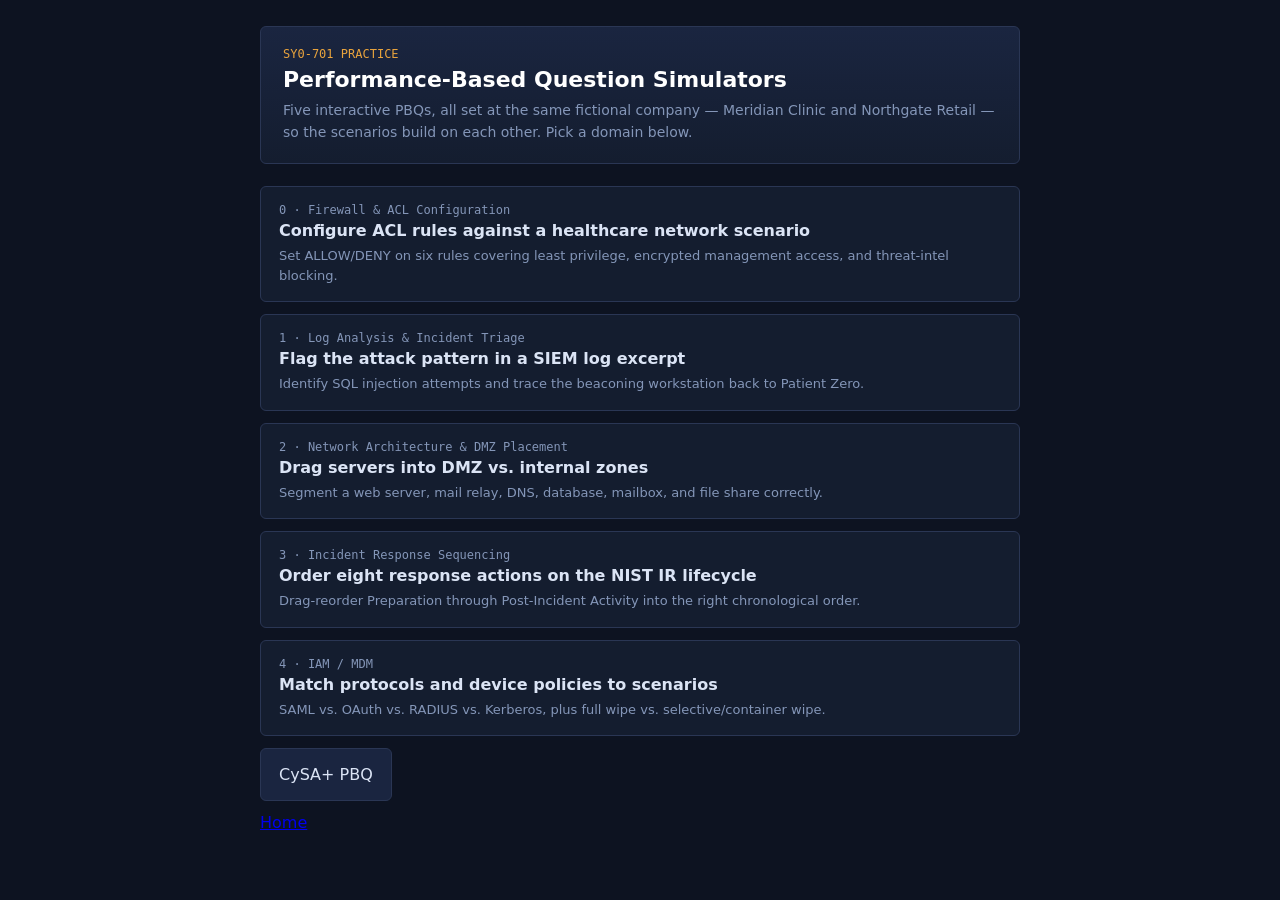
<file: index.html>
<!DOCTYPE html>
<html lang="en">
<head>
<meta charset="UTF-8">
<title>Security+ PBQ Practice — Index</title>
<style>
  :root{
    --bg:#0d1321; --panel:#141d2f; --panel-2:#1a2540; --line:#2a3654;
    --text:#dbe4f5; --muted:#8496b8; --amber:#e8a33d; --cyan:#4fc3d9;
    --mono:'Consolas','SFMono-Regular','Menlo',monospace; --sans:'Segoe UI',system-ui,sans-serif;
  }
  *{box-sizing:border-box;}
  body{margin:0;background:var(--bg);color:var(--text);font-family:var(--sans);padding:26px 16px 60px;}
  .wrap{max-width:760px;margin:0 auto;}
  .banner{border:1px solid var(--line);background:linear-gradient(180deg,var(--panel-2),var(--panel));border-radius:6px;padding:20px 22px;margin-bottom:22px;}
  .tag{font-family:var(--mono);font-size:12px;color:var(--amber);}
  h1{margin:6px 0 8px;font-size:22px;font-weight:600;color:#fff;}
  .banner p{margin:0;color:var(--muted);font-size:14px;line-height:1.55;}
  .card{
    display:block;text-decoration:none;color:var(--text);
    background:var(--panel);border:1px solid var(--line);border-radius:6px;
    padding:16px 18px;margin-bottom:12px;transition:border-color .15s;
  }
  .card:hover{border-color:var(--cyan);}
  .card .num{font-family:var(--mono);font-size:12px;color:var(--muted);}
  .card h2{margin:4px 0 6px;font-size:16px;font-weight:600;}
  .card p{margin:0;font-size:13px;color:var(--muted);line-height:1.5;}
</style>
</head>
<body>
<div class="wrap">
  <div class="banner">
    <div class="tag">SY0-701 PRACTICE</div>
    <h1>Performance-Based Question Simulators</h1>
    <p>Five interactive PBQs, all set at the same fictional company — Meridian Clinic and Northgate Retail — so the scenarios build on each other. Pick a domain below.</p>
  </div>

  <a class="card" href="security-plus-pbq.html">
    <div class="num">0 · Firewall &amp; ACL Configuration</div>
    <h2>Configure ACL rules against a healthcare network scenario</h2>
    <p>Set ALLOW/DENY on six rules covering least privilege, encrypted management access, and threat-intel blocking.</p>
  </a>

  <a class="card" href="security-plus-pbq-suite.html#log">
    <div class="num">1 · Log Analysis &amp; Incident Triage</div>
    <h2>Flag the attack pattern in a SIEM log excerpt</h2>
    <p>Identify SQL injection attempts and trace the beaconing workstation back to Patient Zero.</p>
  </a>

  <a class="card" href="security-plus-pbq-suite.html#dmz">
    <div class="num">2 · Network Architecture &amp; DMZ Placement</div>
    <h2>Drag servers into DMZ vs. internal zones</h2>
    <p>Segment a web server, mail relay, DNS, database, mailbox, and file share correctly.</p>
  </a>

  <a class="card" href="security-plus-pbq-suite.html#ir">
    <div class="num">3 · Incident Response Sequencing</div>
    <h2>Order eight response actions on the NIST IR lifecycle</h2>
    <p>Drag-reorder Preparation through Post-Incident Activity into the right chronological order.</p>
  </a>

  <a class="card" href="security-plus-pbq-suite.html#iam">
    <div class="num">4 · IAM / MDM</div>
    <h2>Match protocols and device policies to scenarios</h2>
    <p>SAML vs. OAuth vs. RADIUS vs. Kerberos, plus full wipe vs. selective/container wipe.</p>
  </a>
  <a href="cysa-pbq.html" class="cysa-btn">CySA+ PBQ</a>
  <!-- This is a navigation bar comment -->
<nav>
    <a href="index.html">Home</a>
    <link rel="stylesheet" href="style.css">
</nav>
</div>
</body>
</html>
</file>
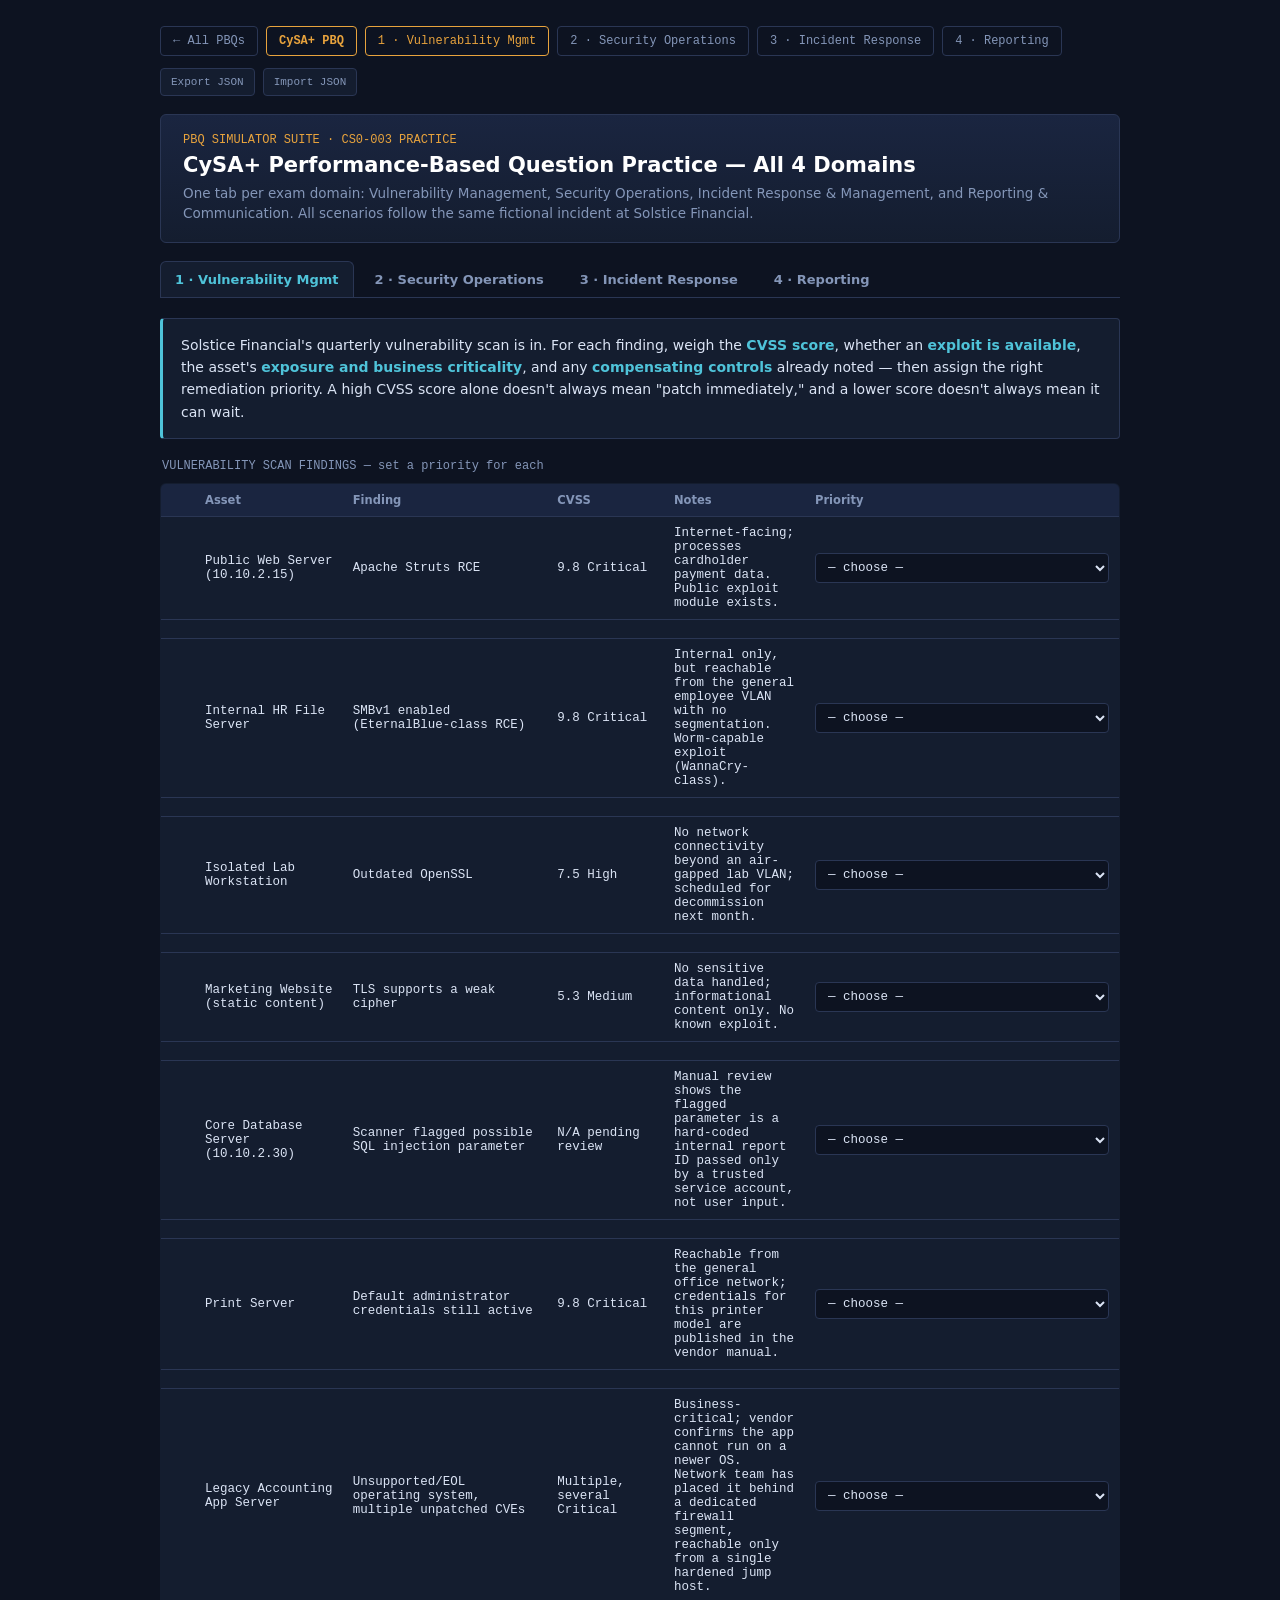
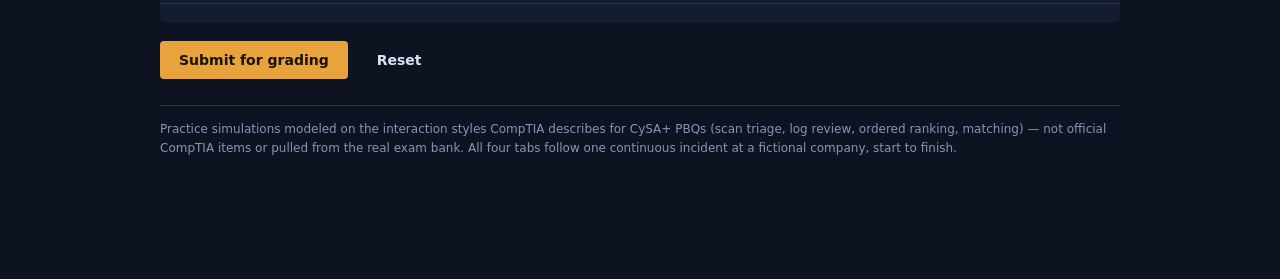
<file: cysa-pbq.html>
<!DOCTYPE html>
<html lang="en">
<head>
<meta charset="UTF-8">
<title>CySA+ PBQ Suite</title>
<style>
  :root{
    --bg:#0d1321; --panel:#141d2f; --panel-2:#1a2540; --line:#2a3654;
    --text:#dbe4f5; --muted:#8496b8; --amber:#e8a33d; --cyan:#4fc3d9;
    --ok:#4caf7d; --bad:#d9635a; --violet:#a78bda;
    --mono:'Consolas','SFMono-Regular','Menlo',monospace; --sans:'Segoe UI',system-ui,sans-serif;
  }
  *{box-sizing:border-box;}
  body{margin:0;background:var(--bg);color:var(--text);font-family:var(--sans);padding:26px 16px 60px;}
  .wrap{max-width:960px;margin:0 auto;}

  .banner{border:1px solid var(--line);background:linear-gradient(180deg,var(--panel-2),var(--panel));border-radius:6px;padding:18px 22px;margin-bottom:18px;}
  .banner .tag{font-family:var(--mono);font-size:12px;color:var(--amber);}
  .banner h1{margin:6px 0 6px;font-size:21px;font-weight:600;color:#fff;}
  .banner p{margin:0;color:var(--muted);font-size:13.5px;line-height:1.5;}

  .pbq-nav{display:flex;gap:8px;flex-wrap:wrap;margin-bottom:18px;}
  .pbq-nav a{font-family:var(--mono);font-size:12px;color:var(--muted);text-decoration:none;border:1px solid var(--line);border-radius:4px;padding:7px 12px;}
  .pbq-nav a:hover{border-color:var(--cyan);color:var(--cyan);}
  .pbq-nav a.current{color:var(--amber);border-color:var(--amber);}
  .pbq-nav a.cysa-link{color:var(--amber);border-color:var(--amber);font-weight:600;}
  .json-controls{display:flex;gap:8px;flex-wrap:wrap;margin:-6px 0 18px;}
  .json-controls button{font-family:var(--mono);font-size:11px;padding:7px 10px;border:1px solid var(--line);border-radius:4px;background:var(--panel);color:var(--muted);cursor:pointer;}
  .json-controls button:hover{border-color:var(--cyan);color:var(--cyan);}

  .tabs{display:flex;gap:6px;flex-wrap:wrap;margin-bottom:20px;border-bottom:1px solid var(--line);padding-bottom:0;}
  .tab-btn{background:transparent;border:1px solid transparent;border-bottom:none;color:var(--muted);font-family:var(--sans);font-size:13px;font-weight:600;padding:10px 14px;cursor:pointer;border-radius:6px 6px 0 0;}
  .tab-btn:hover{color:var(--text);}
  .tab-btn.active{color:var(--cyan);background:var(--panel);border-color:var(--line);}
  .panel{display:none;}
  .panel.active{display:block;}

  .scenario{background:var(--panel);border:1px solid var(--line);border-left:3px solid var(--cyan);border-radius:4px;padding:15px 18px;margin-bottom:20px;font-size:14px;line-height:1.6;}
  .scenario strong{color:var(--cyan);}
  .task-label{font-family:var(--mono);font-size:12px;color:var(--muted);margin:0 0 10px 2px;}

  table{width:100%;border-collapse:collapse;background:var(--panel);border:1px solid var(--line);border-radius:6px;overflow:hidden;margin-bottom:18px;}
  thead th{text-align:left;font-size:11.5px;font-weight:600;color:var(--muted);padding:9px 10px;border-bottom:1px solid var(--line);background:var(--panel-2);}
  tbody td{padding:9px 10px;font-family:var(--mono);font-size:12.5px;border-bottom:1px solid var(--line);vertical-align:middle;}
  tbody tr:last-child td{border-bottom:none;}
  tbody tr.graded-correct{background:rgba(76,175,125,0.08);}
  tbody tr.graded-wrong{background:rgba(217,99,90,0.10);}
  tbody tr.flag-row{cursor:pointer;}
  tbody tr.flag-row:hover{background:rgba(255,255,255,0.02);}

  select{background:var(--bg);color:var(--text);border:1px solid var(--line);border-radius:4px;padding:6px 8px;font-family:var(--mono);font-size:12.5px;min-width:110px;}
  select:focus{outline:1px solid var(--cyan);}

  .explain{display:none;font-family:var(--sans);font-size:12px;color:var(--muted);line-height:1.5;padding-top:3px;}
  tr.show-explain .explain{display:block;}
  .verdict-icon{display:inline-block;width:14px;font-family:var(--mono);font-weight:700;}
  .verdict-icon.ok{color:var(--ok);} .verdict-icon.bad{color:var(--bad);}

  .controls{display:flex;gap:10px;margin:4px 0 8px;flex-wrap:wrap;}
  button.act{font-family:var(--sans);font-size:14px;font-weight:600;padding:10px 18px;border-radius:4px;border:1px solid transparent;cursor:pointer;}
  .btn-primary{background:var(--amber);color:#1a1300;}
  .btn-primary:hover{background:#f0ae4d;}
  .btn-ghost{background:transparent;color:var(--text);border-color:var(--line);}
  .btn-ghost:hover{border-color:var(--cyan);color:var(--cyan);}

  .score-panel{display:none;border:1px solid var(--line);background:var(--panel);border-radius:6px;padding:16px 20px;margin-top:14px;}
  .score-panel.visible{display:block;}
  .score-head{display:flex;align-items:baseline;gap:10px;margin-bottom:4px;flex-wrap:wrap;}
  .score-num{font-family:var(--mono);font-size:24px;font-weight:700;}
  .score-num.pass{color:var(--ok);} .score-num.fail{color:var(--bad);}
  .score-sub{color:var(--muted);font-size:12.5px;}
  .score-msg{font-size:13.5px;color:var(--text);margin-top:6px;line-height:1.5;}

  .qblock{background:var(--panel);border:1px solid var(--line);border-radius:6px;padding:14px 16px;margin-bottom:12px;}
  .qblock .qtext{font-size:13.5px;line-height:1.55;margin-bottom:10px;}
  .qblock .qrow{display:flex;align-items:center;gap:10px;flex-wrap:wrap;}
  .radio-opt{display:inline-flex;align-items:center;gap:6px;font-family:var(--mono);font-size:12.5px;border:1px solid var(--line);border-radius:4px;padding:6px 10px;cursor:pointer;}
  .radio-opt:hover{border-color:var(--cyan);}
  .radio-opt.picked{border-color:var(--cyan);color:var(--cyan);}
  .qblock .explain{padding-top:8px;border-top:1px dashed var(--line);margin-top:10px;}

  .sortable{list-style:none;margin:0 0 16px;padding:0;background:var(--panel);border:1px solid var(--line);border-radius:6px;overflow:hidden;}
  .sortable li{display:flex;align-items:center;gap:10px;padding:11px 14px;border-bottom:1px solid var(--line);font-size:13px;cursor:grab;background:var(--panel);}
  .sortable li:last-child{border-bottom:none;}
  .sortable li.dragging{opacity:0.4;}
  .sortable li .handle{color:var(--muted);font-family:var(--mono);}
  .sortable li .step-num{font-family:var(--mono);color:var(--muted);width:18px;flex-shrink:0;}
  .sortable li .step-tag{display:none;font-size:11px;color:var(--cyan);font-family:var(--mono);margin-left:auto;flex-shrink:0;}
  .sortable li.graded-correct{border-left:3px solid var(--ok);}
  .sortable li.graded-wrong{border-left:3px solid var(--bad);}
  .sortable li.graded .step-tag{display:inline;}

  .footnote{font-size:12px;color:var(--muted);margin-top:26px;border-top:1px solid var(--line);padding-top:14px;line-height:1.6;}
</style>
</head>
<body>
<div class="wrap">

  <nav class="pbq-nav">
    <a href="index.html">← All PBQs</a>
    <a href="cysa-pbq.html#vuln" class="cysa-link">CySA+ PBQ</a>
    <a href="cysa-pbq-suite.html#vuln" class="current" data-panel-link="vuln">1 · Vulnerability Mgmt</a>
    <a href="cysa-pbq-suite.html#secops" data-panel-link="secops">2 · Security Operations</a>
    <a href="cysa-pbq-suite.html#ir" data-panel-link="ir">3 · Incident Response</a>
    <a href="cysa-pbq-suite.html#report" data-panel-link="report">4 · Reporting</a>
  </nav>

  <div class="json-controls" aria-label="CySA+ progress file controls">
    <button type="button" id="export-json">Export JSON</button>
    <button type="button" id="import-json">Import JSON</button>
    <input type="file" id="import-json-file" accept="application/json,.json" hidden>
  </div>

  <div class="banner">
    <div class="tag">PBQ SIMULATOR SUITE · CS0-003 PRACTICE</div>
    <h1>CySA+ Performance-Based Question Practice — All 4 Domains</h1>
    <p>One tab per exam domain: Vulnerability Management, Security Operations, Incident Response &amp; Management, and Reporting &amp; Communication. All scenarios follow the same fictional incident at Solstice Financial.</p>
  </div>

  <div class="tabs" id="tabs">
    <button class="tab-btn active" data-panel="vuln">1 · Vulnerability Mgmt</button>
    <button class="tab-btn" data-panel="secops">2 · Security Operations</button>
    <button class="tab-btn" data-panel="ir">3 · Incident Response</button>
    <button class="tab-btn" data-panel="report">4 · Reporting</button>
  </div>

  <!-- ============ TAB 1: VULNERABILITY MANAGEMENT ============ -->
  <div class="panel active" id="panel-vuln">
    <div class="scenario">
      Solstice Financial's quarterly vulnerability scan is in. For each finding, weigh the <strong>CVSS score</strong>, whether an <strong>exploit is available</strong>, the asset's <strong>exposure and business criticality</strong>, and any <strong>compensating controls</strong> already noted — then assign the right remediation priority. A high CVSS score alone doesn't always mean "patch immediately," and a lower score doesn't always mean it can wait.
    </div>

    <p class="task-label">VULNERABILITY SCAN FINDINGS — set a priority for each</p>
    <table id="vuln-table">
      <thead><tr><th style="width:22px"></th><th>Asset</th><th>Finding</th><th>CVSS</th><th>Notes</th><th style="width:190px">Priority</th></tr></thead>
      <tbody id="vuln-body"></tbody>
    </table>

    <div class="controls">
      <button class="act btn-primary" id="vuln-submit">Submit for grading</button>
      <button class="act btn-ghost" id="vuln-reset">Reset</button>
    </div>
    <div class="score-panel" id="vuln-score">
      <div class="score-head"><span class="score-num" id="vuln-score-num">0/0</span><span class="score-sub">correct</span></div>
      <div class="score-msg" id="vuln-score-msg"></div>
    </div>
  </div>

  <!-- ============ TAB 2: SECURITY OPERATIONS ============ -->
  <div class="panel" id="panel-secops">
    <div class="scenario">
      Solstice Financial's SIEM has surfaced unusual DNS activity from a workstation, followed by an SMB connection and remote process creation on a database host. Review the log excerpt, flag every entry that's part of the attack, then answer the questions below.
    </div>

    <p class="task-label">SIEM / EDR LOG EXCERPT — click a row to flag it</p>
    <table id="secops-table">
      <thead><tr><th style="width:22px"></th><th>Time</th><th>Source</th><th>Destination</th><th>Event</th></tr></thead>
      <tbody id="secops-body"></tbody>
    </table>

    <div class="qblock">
      <div class="qtext">What do the repeated, long encoded-subdomain DNS queries to <strong>baddomain.net</strong> indicate?</div>
      <div class="qrow" id="q-dns-opts" data-answer="tunneling"></div>
      <div class="explain" id="q-dns-explain">Long, randomized/encoded subdomains queried repeatedly against one external domain is the classic signature of DNS tunneling — data is being smuggled out inside DNS queries, a channel that's often allowed through the firewall by default.</div>
    </div>

    <div class="qblock">
      <div class="qtext">What best describes the SMB admin$ connection and remote process creation between WKS-114 and FIN-DB-02?</div>
      <div class="qrow" id="q-lateral-opts" data-answer="lateral"></div>
      <div class="explain" id="q-lateral-explain">An admin-share connection immediately followed by a remotely spawned process, between two hosts that have never talked before, is the signature of lateral movement (PsExec-style remote execution) — the attacker pivoting from the first compromised host deeper into the network.</div>
    </div>

    <div class="qblock">
      <div class="qtext">Which host is the original point of compromise, responsible for both the tunneling and the pivot?</div>
      <div class="qrow" id="q-source-opts" data-answer="WKS-114"></div>
      <div class="explain" id="q-source-explain">WKS-114 is the first host seen tunneling data out, and it's also the source of the SMB connection into FIN-DB-02 — everything else follows from that one machine.</div>
    </div>

    <div class="controls">
      <button class="act btn-primary" id="secops-submit">Submit for grading</button>
      <button class="act btn-ghost" id="secops-reset">Reset</button>
    </div>
    <div class="score-panel" id="secops-score">
      <div class="score-head"><span class="score-num" id="secops-score-num">0/0</span><span class="score-sub">points</span></div>
      <div class="score-msg" id="secops-score-msg"></div>
    </div>
  </div>

  <!-- ============ TAB 3: INCIDENT RESPONSE & MANAGEMENT ============ -->
  <div class="panel" id="panel-ir">
    <div class="scenario">
      Forensics is now involved. First, order these evidence sources by <strong>volatility</strong> — most volatile (lost first if the system stays powered on) to least volatile — so responders know what to collect first. Then answer three short questions about preserving evidence properly.
    </div>

    <p class="task-label">PART A — DRAG TO ORDER, MOST VOLATILE FIRST</p>
    <ul class="sortable" id="volatility-list"></ul>

    <div class="controls">
      <button class="act btn-primary" id="vol-submit">Submit for grading</button>
      <button class="act btn-ghost" id="vol-reset">Reset</button>
    </div>
    <div class="score-panel" id="vol-score">
      <div class="score-head"><span class="score-num" id="vol-score-num">0/0</span><span class="score-sub">in correct position</span></div>
      <div class="score-msg" id="vol-score-msg"></div>
    </div>

    <p class="task-label" style="margin-top:24px;">PART B — EVIDENCE HANDLING</p>
    <div id="forensics-block"></div>

    <div class="controls">
      <button class="act btn-primary" id="forensics-submit">Submit for grading</button>
      <button class="act btn-ghost" id="forensics-reset">Reset</button>
    </div>
    <div class="score-panel" id="forensics-score">
      <div class="score-head"><span class="score-num" id="forensics-score-num">0/0</span><span class="score-sub">correct</span></div>
      <div class="score-msg" id="forensics-score-msg"></div>
    </div>
  </div>

  <!-- ============ TAB 4: REPORTING & COMMUNICATION ============ -->
  <div class="panel" id="panel-report">
    <div class="scenario">
      The incident is contained. Now it has to be communicated — to the right people, in the right form. Match each situation to who needs to hear it or what it's measuring.
    </div>

    <p class="task-label">PART A — WHO GETS TOLD?</p>
    <div id="stakeholder-block"></div>

    <p class="task-label" style="margin-top:22px;">PART B — NAME THE METRIC</p>
    <div id="metrics-block"></div>

    <div class="controls">
      <button class="act btn-primary" id="report-submit">Submit for grading</button>
      <button class="act btn-ghost" id="report-reset">Reset</button>
    </div>
    <div class="score-panel" id="report-score">
      <div class="score-head"><span class="score-num" id="report-score-num">0/0</span><span class="score-sub">correct</span></div>
      <div class="score-msg" id="report-score-msg"></div>
    </div>
  </div>

  <div class="footnote">
    Practice simulations modeled on the interaction styles CompTIA describes for CySA+ PBQs (scan triage, log review, ordered ranking, matching) — not official CompTIA items or pulled from the real exam bank. All four tabs follow one continuous incident at a fictional company, start to finish.
  </div>

</div>

<script>
/* ---------- TAB SWITCHING ---------- */
function activatePanel(name){
  const valid = ["vuln","secops","ir","report"];
  if(!valid.includes(name)) name = "vuln";
  document.querySelectorAll(".tab-btn").forEach(b=>b.classList.toggle("active", b.dataset.panel===name));
  document.querySelectorAll(".panel").forEach(p=>p.classList.toggle("active", p.id==="panel-"+name));
  document.querySelectorAll(".pbq-nav a[data-panel-link]").forEach(a=>a.classList.toggle("current", a.dataset.panelLink===name));
}
document.querySelectorAll(".tab-btn").forEach(btn=>{
  btn.addEventListener("click",()=>{
    history.replaceState(null,"","#"+btn.dataset.panel);
    activatePanel(btn.dataset.panel);
  });
});
window.addEventListener("hashchange", ()=> activatePanel(location.hash.replace("#","")));
activatePanel(location.hash.replace("#",""));

/* shared radio-option builder */
function buildOptions(containerId, options){
  const el = document.getElementById(containerId);
  el.innerHTML = "";
  el.dataset.picked = "";
  options.forEach(opt=>{
    const span = document.createElement("span");
    span.className = "radio-opt";
    span.textContent = opt.label;
    span.dataset.value = opt.value;
    span.addEventListener("click", ()=>{
      el.querySelectorAll(".radio-opt").forEach(s=>s.classList.remove("picked"));
      span.classList.add("picked");
      el.dataset.picked = opt.value;
    });
    el.appendChild(span);
  });
}

/* ================= TAB 1: VULNERABILITY MANAGEMENT ================= */
const vulns = [
  {asset:"Public Web Server (10.10.2.15)", finding:"Apache Struts RCE", cvss:"9.8 Critical",
   notes:"Internet-facing; processes cardholder payment data. Public exploit module exists.",
   correct:"patch-now",
   explain:"Critical severity, a working public exploit, internet-facing, and handling payment data — every factor points to immediate patching."},
  {asset:"Internal HR File Server", finding:"SMBv1 enabled (EternalBlue-class RCE)", cvss:"9.8 Critical",
   notes:"Internal only, but reachable from the general employee VLAN with no segmentation. Worm-capable exploit (WannaCry-class).",
   correct:"patch-now",
   explain:"\"Internal only\" isn't a mitigating control by itself — this vulnerability class self-propagates across a flat network. Reachability from a broad VLAN plus a wormable exploit means immediate patching, not a lower priority."},
  {asset:"Isolated Lab Workstation", finding:"Outdated OpenSSL", cvss:"7.5 High",
   notes:"No network connectivity beyond an air-gapped lab VLAN; scheduled for decommission next month.",
   correct:"accept-risk",
   explain:"High CVSS, but the asset is genuinely isolated and about to be retired — documenting the compensating control (isolation) and accepting the residual risk until decommission is reasonable here."},
  {asset:"Marketing Website (static content)", finding:"TLS supports a weak cipher", cvss:"5.3 Medium",
   notes:"No sensitive data handled; informational content only. No known exploit.",
   correct:"next-cycle",
   explain:"Medium severity, no exploit in the wild, and no sensitive data at stake — fix it in the normal patch cycle rather than treating it as an emergency."},
  {asset:"Core Database Server (10.10.2.30)", finding:"Scanner flagged possible SQL injection parameter", cvss:"N/A pending review",
   notes:"Manual review shows the flagged parameter is a hard-coded internal report ID passed only by a trusted service account, not user input.",
   correct:"false-positive",
   explain:"Automated scanners flag input patterns without always confirming the input is attacker-controllable. Manual validation here shows there's no actual user-supplied input — this is a false positive, not a real finding to remediate."},
  {asset:"Print Server", finding:"Default administrator credentials still active", cvss:"9.8 Critical",
   notes:"Reachable from the general office network; credentials for this printer model are published in the vendor manual.",
   correct:"patch-now",
   explain:"Trivial, publicly documented exploitation path plus broad network reachability makes this urgent even though it's \"just a printer\" — printers are a common initial-access foothold."},
  {asset:"Legacy Accounting App Server", finding:"Unsupported/EOL operating system, multiple unpatched CVEs", cvss:"Multiple, several Critical",
   notes:"Business-critical; vendor confirms the app cannot run on a newer OS. Network team has placed it behind a dedicated firewall segment, reachable only from a single hardened jump host.",
   correct:"accept-risk",
   explain:"Patching isn't possible and replacing the app isn't immediate, but real compensating controls (segmentation, single jump-host access) are documented and in place — this is a textbook case for formally accepting residual risk rather than ignoring or over-escalating it."},
];

const vulnBody = document.getElementById("vuln-body");
const priorityOptions = [
  {v:"", label:"— choose —"},
  {v:"patch-now", label:"Patch Immediately"},
  {v:"next-cycle", label:"Patch Next Cycle"},
  {v:"accept-risk", label:"Accept Risk / Compensating Control"},
  {v:"false-positive", label:"False Positive — No Action"},
];
vulns.forEach((v,i)=>{
  const tr = document.createElement("tr");
  tr.innerHTML = `
    <td><span class="verdict-icon" id="vuln-icon-${i}"></span></td>
    <td>${v.asset}</td>
    <td>${v.finding}</td>
    <td>${v.cvss}</td>
    <td style="max-width:220px;white-space:normal;">${v.notes}</td>
    <td>
      <select id="vuln-sel-${i}">
        ${priorityOptions.map(o=>`<option value="${o.v}">${o.label}</option>`).join("")}
      </select>
    </td>`;
  vulnBody.appendChild(tr);
  const explainRow = document.createElement("tr");
  explainRow.innerHTML = `<td colspan="6"><div class="explain" id="vuln-explain-${i}">${v.explain}</div></td>`;
  vulnBody.appendChild(explainRow);
});

document.getElementById("vuln-submit").addEventListener("click", ()=>{
  let correct = 0, unanswered = 0;
  vulns.forEach((v,i)=>{
    const sel = document.getElementById(`vuln-sel-${i}`);
    const row = sel.closest("tr");
    const icon = document.getElementById(`vuln-icon-${i}`);
    const explainDiv = document.getElementById(`vuln-explain-${i}`);
    if(!sel.value){ unanswered++; return; }
    const isCorrect = sel.value === v.correct;
    if(isCorrect) correct++;
    icon.textContent = isCorrect ? "✓" : "✗";
    icon.className = "verdict-icon " + (isCorrect ? "ok" : "bad");
    row.classList.toggle("graded-correct", isCorrect);
    row.classList.toggle("graded-wrong", !isCorrect);
    explainDiv.closest("tr").classList.add("show-explain");
  });
  const panel = document.getElementById("vuln-score");
  panel.classList.add("visible");
  document.getElementById("vuln-score-num").textContent = `${correct}/${vulns.length}`;
  document.getElementById("vuln-score-num").className = "score-num " + (correct===vulns.length?"pass":"fail");
  document.getElementById("vuln-score-msg").textContent = unanswered>0
    ? `${unanswered} finding(s) left unset — set a priority for every row, then resubmit.`
    : (correct===vulns.length ? "Every priority call matches CVSS, exploitability, exposure, and compensating controls working together." : "Check the highlighted rows — the explanation under each shows which factor tipped the decision.");
});
document.getElementById("vuln-reset").addEventListener("click", ()=>{
  vulns.forEach((v,i)=>{
    document.getElementById(`vuln-sel-${i}`).value = "";
    document.getElementById(`vuln-icon-${i}`).textContent = "";
    const row = document.getElementById(`vuln-sel-${i}`).closest("tr");
    row.classList.remove("graded-correct","graded-wrong");
    document.getElementById(`vuln-explain-${i}`).closest("tr").classList.remove("show-explain");
  });
  document.getElementById("vuln-score").classList.remove("visible");
});

/* ================= TAB 2: SECURITY OPERATIONS ================= */
const secopsLogs = [
  {time:"10:02:01", src:"WKS-114", dst:"8.8.8.8:53", event:"DNS query: mail.solsticefinancial.com", attack:false},
  {time:"10:02:03", src:"WKS-114", dst:"203.0.113.55:53", event:"DNS query: a1b2c3d4e5f6a7b8.xfil.baddomain.net", attack:true},
  {time:"10:02:04", src:"WKS-114", dst:"203.0.113.55:53", event:"DNS query: 9f8e7d6c5b4a3c2d.xfil.baddomain.net", attack:true},
  {time:"10:02:06", src:"WKS-114", dst:"203.0.113.55:53", event:"DNS query: 44ffeeaa22335566.xfil.baddomain.net", attack:true},
  {time:"10:05:11", src:"WKS-114", dst:"FIN-DB-02:445", event:"SMB ADMIN$ share connection — first time seen between these hosts", attack:true},
  {time:"10:05:12", src:"FIN-DB-02", dst:"FIN-DB-02", event:"New process spawned via remote service creation (PsExec-style)", attack:true},
  {time:"10:06:40", src:"WKS-227", dst:"172.16.4.10:443", event:"HTTPS request to internal payroll portal", attack:false},
  {time:"10:07:02", src:"FIN-DB-02", dst:"203.0.113.55:53", event:"DNS query: 7788aabbccdd0011.xfil.baddomain.net", attack:true},
  {time:"10:08:15", src:"WKS-330", dst:"172.16.4.20:389", event:"LDAP bind, standard employee authentication", attack:false},
];
const secopsBody = document.getElementById("secops-body");
let secopsFlags = new Array(secopsLogs.length).fill(false);
secopsLogs.forEach((l,i)=>{
  const tr = document.createElement("tr");
  tr.className = "flag-row";
  tr.innerHTML = `<td><span class="verdict-icon" id="secops-icon-${i}"></span></td><td>${l.time}</td><td>${l.src}</td><td>${l.dst}</td><td>${l.event}</td>`;
  tr.addEventListener("click", ()=>{
    secopsFlags[i] = !secopsFlags[i];
    tr.style.background = secopsFlags[i] ? "rgba(79,195,217,0.10)" : "";
    tr.classList.remove("graded-correct","graded-wrong");
    const icon = document.getElementById(`secops-icon-${i}`);
    icon.textContent = secopsFlags[i] ? "●" : "";
    icon.className = "verdict-icon";
    icon.style.color = "var(--cyan)";
  });
  secopsBody.appendChild(tr);
});

buildOptions("q-dns-opts", [
  {label:"Port Scan", value:"portscan"},
  {label:"DNS Tunneling / Exfiltration", value:"tunneling"},
  {label:"Brute Force", value:"bruteforce"},
  {label:"DDoS", value:"ddos"},
]);
buildOptions("q-lateral-opts", [
  {label:"Privilege Escalation (local)", value:"privesc"},
  {label:"Lateral Movement", value:"lateral"},
  {label:"Phishing", value:"phishing"},
  {label:"DNS Tunneling", value:"tunneling"},
]);
buildOptions("q-source-opts", [
  {label:"FIN-DB-02", value:"FIN-DB-02"},
  {label:"WKS-114", value:"WKS-114"},
  {label:"WKS-227", value:"WKS-227"},
  {label:"WKS-330", value:"WKS-330"},
]);

document.getElementById("secops-submit").addEventListener("click", ()=>{
  let points = 0, total = secopsLogs.length + 3;
  secopsLogs.forEach((l,i)=>{
    const tr = secopsBody.children[i];
    const icon = document.getElementById(`secops-icon-${i}`);
    const correct = secopsFlags[i] === l.attack;
    if(correct) points++;
    icon.textContent = secopsFlags[i] ? (correct ? "✓" : "✗") : (correct ? "" : "✗");
    icon.className = "verdict-icon " + (correct ? "ok" : (secopsFlags[i] || l.attack ? "bad" : ""));
    tr.classList.toggle("graded-correct", correct && secopsFlags[i]);
    tr.classList.toggle("graded-wrong", !correct);
  });
  [["q-dns-opts","q-dns-explain"],["q-lateral-opts","q-lateral-explain"],["q-source-opts","q-source-explain"]].forEach(([oid,eid])=>{
    const el = document.getElementById(oid);
    const isCorrect = el.dataset.picked === el.dataset.answer;
    if(isCorrect) points++;
    document.getElementById(eid).style.display = "block";
    el.querySelectorAll(".radio-opt").forEach(s=>{
      if(s.dataset.value===el.dataset.answer) s.style.borderColor="var(--ok)";
      else if(s.classList.contains("picked")) s.style.borderColor="var(--bad)";
    });
  });
  const panel = document.getElementById("secops-score");
  panel.classList.add("visible");
  document.getElementById("secops-score-num").textContent = `${points}/${total}`;
  document.getElementById("secops-score-num").className = "score-num " + (points===total?"pass":"fail");
  document.getElementById("secops-score-msg").textContent = points===total
    ? "Correctly separated the DNS tunneling from the lateral movement, and traced both back to WKS-114 as patient zero."
    : "Check the flagged rows and the three explanations below the log — the two attack techniques happen back to back on the same host.";
});
document.getElementById("secops-reset").addEventListener("click", ()=>{
  secopsFlags = new Array(secopsLogs.length).fill(false);
  secopsLogs.forEach((l,i)=>{
    const tr = secopsBody.children[i];
    tr.style.background = "";
    tr.classList.remove("graded-correct","graded-wrong");
    document.getElementById(`secops-icon-${i}`).textContent = "";
  });
  ["q-dns-opts","q-lateral-opts","q-source-opts"].forEach(id=>{
    const el = document.getElementById(id);
    el.dataset.picked = "";
    el.querySelectorAll(".radio-opt").forEach(s=>{s.classList.remove("picked");s.style.borderColor="var(--line)";});
  });
  ["q-dns-explain","q-lateral-explain","q-source-explain"].forEach(id=> document.getElementById(id).style.display="none");
  document.getElementById("secops-score").classList.remove("visible");
});

/* ================= TAB 3: INCIDENT RESPONSE — ORDER OF VOLATILITY ================= */
const volatilityCorrectOrder = [
  {id:"reg", text:"CPU registers and cache"},
  {id:"kernel", text:"Routing table, ARP cache, process table, kernel statistics"},
  {id:"ram", text:"RAM (system memory)"},
  {id:"swap", text:"Temporary file systems / swap space"},
  {id:"disk", text:"Disk (hard drive data)"},
  {id:"remote", text:"Remote logging and monitoring data (SIEM/syslog)"},
  {id:"topo", text:"Physical configuration and network topology"},
  {id:"archive", text:"Archival media / backup tapes"},
];
let volOrder = shuffleArr([...volatilityCorrectOrder]);
function shuffleArr(arr){
  for(let i=arr.length-1;i>0;i--){
    const j = Math.floor(Math.random()*(i+1));
    [arr[i],arr[j]] = [arr[j],arr[i]];
  }
  if(JSON.stringify(arr)===JSON.stringify(volatilityCorrectOrder)){ [arr[0],arr[1]]=[arr[1],arr[0]]; }
  return arr;
}
let volDragSrcIdx = null;
function renderVolList(){
  const ul = document.getElementById("volatility-list");
  ul.innerHTML = "";
  volOrder.forEach((step,i)=>{
    const li = document.createElement("li");
    li.draggable = true;
    li.dataset.id = step.id;
    li.innerHTML = `<span class="handle">⠿</span><span class="step-num">${i+1}.</span><span class="step-text">${step.text}</span><span class="step-tag">correct rank: ${volatilityCorrectOrder.findIndex(s=>s.id===step.id)+1}</span>`;
    li.addEventListener("dragstart", e=>{ volDragSrcIdx = i; li.classList.add("dragging"); e.dataTransfer.effectAllowed="move"; });
    li.addEventListener("dragend", ()=> li.classList.remove("dragging"));
    li.addEventListener("dragover", e=>{
      e.preventDefault();
      if(volDragSrcIdx===null || volDragSrcIdx===i) return;
      const moved = volOrder.splice(volDragSrcIdx,1)[0];
      volOrder.splice(i,0,moved);
      volDragSrcIdx = i;
      renderVolList();
    });
    ul.appendChild(li);
  });
}
renderVolList();

document.getElementById("vol-submit").addEventListener("click", ()=>{
  let correct = 0;
  const ul = document.getElementById("volatility-list");
  volOrder.forEach((step,i)=>{
    const li = ul.children[i];
    li.classList.add("graded");
    const isCorrect = volatilityCorrectOrder[i].id === step.id;
    if(isCorrect) correct++;
    li.classList.toggle("graded-correct", isCorrect);
    li.classList.toggle("graded-wrong", !isCorrect);
  });
  const panel = document.getElementById("vol-score");
  panel.classList.add("visible");
  document.getElementById("vol-score-num").textContent = `${correct}/${volOrder.length}`;
  document.getElementById("vol-score-num").className = "score-num " + (correct===volOrder.length?"pass":"fail");
  document.getElementById("vol-score-msg").textContent = correct===volOrder.length
    ? "That's the RFC 3227 order — collect what disappears first, first."
    : "Rows in red are out of place. \"Correct rank\" on the right shows where each item actually belongs — drag to fix and resubmit.";
});
document.getElementById("vol-reset").addEventListener("click", ()=>{
  volOrder = shuffleArr([...volatilityCorrectOrder]);
  renderVolList();
  document.getElementById("vol-score").classList.remove("visible");
});

/* ================= TAB 3 PART B: EVIDENCE HANDLING ================= */
const forensicsScenarios = [
  {q:"You've just made a forensic image of a seized laptop's hard drive. How do you prove the image hasn't been altered since collection?",
   options:[{label:"Password-protect the file",value:"password"},{label:"Generate and compare cryptographic hashes (e.g., SHA-256) of the original and the image",value:"hash"},{label:"Store it on removable media",value:"media"},{label:"Email it to legal",value:"email"}],
   answer:"hash",
   explain:"A cryptographic hash of the original and the copy, taken at the time of imaging and rechecked later, is what proves the data hasn't changed — that's evidentiary integrity."},
  {q:"Legal counsel says this incident may lead to litigation. What should be issued so relevant records aren't deleted by normal retention schedules?",
   options:[{label:"A legal hold",value:"hold"},{label:"A press release",value:"press"},{label:"A patch notice",value:"patch"},{label:"A vulnerability scan",value:"scan"}],
   answer:"hold",
   explain:"A legal hold formally suspends normal deletion/retention policies for anything potentially relevant to the case."},
  {q:"An analyst collects a hard drive as evidence. What must travel with it as it moves between the analyst, the evidence locker, and the forensic examiner?",
   options:[{label:"A network diagram",value:"diagram"},{label:"A chain-of-custody form",value:"custody"},{label:"An NDA",value:"nda"},{label:"A vulnerability report",value:"vuln"}],
   answer:"custody",
   explain:"A chain-of-custody form records every person who has handled the evidence and when, so its integrity can be defended later if the case goes to court."},
];
function buildQBlock(containerId, scenarios){
  const container = document.getElementById(containerId);
  container.innerHTML = "";
  scenarios.forEach(s=>{
    const block = document.createElement("div");
    block.className = "qblock";
    block.dataset.answer = s.answer;
    block.dataset.picked = "";
    const qrow = document.createElement("div");
    qrow.className = "qrow";
    s.options.forEach(opt=>{
      const span = document.createElement("span");
      span.className = "radio-opt";
      span.textContent = opt.label;
      span.dataset.value = opt.value;
      span.addEventListener("click", ()=>{
        qrow.querySelectorAll(".radio-opt").forEach(o=>o.classList.remove("picked"));
        span.classList.add("picked");
        block.dataset.picked = opt.value;
      });
      qrow.appendChild(span);
    });
    block.innerHTML = `<div class="qtext">${s.q}</div>`;
    block.appendChild(qrow);
    const explainDiv = document.createElement("div");
    explainDiv.className = "explain";
    explainDiv.textContent = s.explain;
    block.appendChild(explainDiv);
    container.appendChild(block);
  });
}
buildQBlock("forensics-block", forensicsScenarios);

document.getElementById("forensics-submit").addEventListener("click", ()=>{
  let correct = 0;
  const blocks = document.querySelectorAll("#forensics-block .qblock");
  blocks.forEach(block=>{
    const isCorrect = block.dataset.picked === block.dataset.answer;
    if(isCorrect) correct++;
    block.querySelectorAll(".radio-opt").forEach(o=>{
      o.style.borderColor = o.dataset.value===block.dataset.answer ? "var(--ok)" : (o.classList.contains("picked") ? "var(--bad)" : "var(--line)");
    });
    block.querySelector(".explain").style.display = "block";
  });
  const panel = document.getElementById("forensics-score");
  panel.classList.add("visible");
  document.getElementById("forensics-score-num").textContent = `${correct}/${blocks.length}`;
  document.getElementById("forensics-score-num").className = "score-num " + (correct===blocks.length?"pass":"fail");
  document.getElementById("forensics-score-msg").textContent = correct===blocks.length
    ? "Hashing for integrity, a legal hold to preserve records, and a chain-of-custody form for physical evidence — the three pillars of defensible evidence handling."
    : "Check each card's explanation below.";
});
document.getElementById("forensics-reset").addEventListener("click", ()=>{
  document.querySelectorAll("#forensics-block .qblock").forEach(block=>{
    block.dataset.picked = "";
    block.querySelectorAll(".radio-opt").forEach(o=>{o.classList.remove("picked"); o.style.borderColor="var(--line)";});
    block.querySelector(".explain").style.display = "none";
  });
  document.getElementById("forensics-score").classList.remove("visible");
});

/* ================= TAB 4: REPORTING & COMMUNICATION ================= */
const stakeholderScenarios = [
  {q:"A vulnerability scan found a critical, unpatched flaw on the server that handles cardholder payment data.",
   options:[{label:"Marketing team",value:"marketing"},{label:"Compliance / Legal team",value:"compliance"},{label:"Facilities",value:"facilities"},{label:"HR",value:"hr"}],
   answer:"compliance",
   explain:"Cardholder data brings PCI-DSS obligations into play — Compliance/Legal needs to know so they can assess reporting and contractual obligations, not just the technical team."},
  {q:"Customer PII was confirmed exfiltrated during the incident.",
   options:[{label:"IT helpdesk",value:"helpdesk"},{label:"Legal / Privacy officer",value:"legal"},{label:"Sales",value:"sales"},{label:"Network engineering",value:"network"}],
   answer:"legal",
   explain:"Confirmed PII exposure typically triggers legally mandated breach-notification timelines — that's Legal/Privacy's call to make and manage, even though IT and network teams remain involved technically."},
  {q:"Executive leadership wants a one-page, non-technical summary of business impact and remediation timeline for the board.",
   options:[{label:"Technical incident report",value:"technical"},{label:"Executive summary",value:"exec"},{label:"Raw packet capture log",value:"pcap"},{label:"Raw vulnerability scan output",value:"scanraw"}],
   answer:"exec",
   explain:"Board-level audiences need business impact and next steps in plain language — that's an executive summary, distinct from the technical detail a SOC team would want."},
  {q:"A financial-services regulator with jurisdiction over Solstice Financial requires notification of incidents affecting customer data within a set window.",
   options:[{label:"Internal memo",value:"memo"},{label:"Regulatory / compliance notification",value:"regulatory"},{label:"Marketing press release",value:"press"},{label:"Internal Slack update",value:"slack"}],
   answer:"regulatory",
   explain:"A regulator with jurisdiction requires a formal regulatory/compliance notification, typically on a legally defined timeline — different in form and urgency from an internal update."},
];
const metricScenarios = [
  {q:"The average time between when a compromise occurs and when the SOC actually detects it.",
   options:[{label:"MTTD (Mean Time to Detect)",value:"mttd"},{label:"MTTR (Mean Time to Respond)",value:"mttr"},{label:"RPO",value:"rpo"},{label:"RTO",value:"rto"}],
   answer:"mttd",
   explain:"MTTD measures the detection gap — how long a compromise sits unnoticed before the SOC catches it."},
  {q:"The average time it takes the team to fully remediate and close out an incident once it's been detected.",
   options:[{label:"MTTD",value:"mttd"},{label:"MTTR (Mean Time to Respond/Resolve)",value:"mttr"},{label:"ARO",value:"aro"},{label:"SLE",value:"sle"}],
   answer:"mttr",
   explain:"MTTR picks up where MTTD leaves off: the clock from detection to full resolution."},
  {q:"The maximum acceptable amount of data loss, measured in time, used to plan backup frequency.",
   options:[{label:"RTO",value:"rto"},{label:"RPO (Recovery Point Objective)",value:"rpo"},{label:"MTTD",value:"mttd"},{label:"SLE",value:"sle"}],
   answer:"rpo",
   explain:"RPO answers \"how much data can we afford to lose?\" and directly drives how often backups need to run."},
  {q:"The target duration for restoring a system or service after a disruption.",
   options:[{label:"RTO (Recovery Time Objective)",value:"rto"},{label:"RPO",value:"rpo"},{label:"MTTR",value:"mttr"},{label:"ARO",value:"aro"}],
   answer:"rto",
   explain:"RTO answers \"how long can this be down before it's a real problem?\" — a DR/BC planning metric, distinct from RPO's data-loss focus."},
];
buildQBlock("stakeholder-block", stakeholderScenarios);
buildQBlock("metrics-block", metricScenarios);

document.getElementById("report-submit").addEventListener("click", ()=>{
  let correct = 0, total = 0;
  document.querySelectorAll("#stakeholder-block .qblock, #metrics-block .qblock").forEach(block=>{
    total++;
    const isCorrect = block.dataset.picked === block.dataset.answer;
    if(isCorrect) correct++;
    block.querySelectorAll(".radio-opt").forEach(o=>{
      o.style.borderColor = o.dataset.value===block.dataset.answer ? "var(--ok)" : (o.classList.contains("picked") ? "var(--bad)" : "var(--line)");
    });
    block.querySelector(".explain").style.display = "block";
  });
  const panel = document.getElementById("report-score");
  panel.classList.add("visible");
  document.getElementById("report-score-num").textContent = `${correct}/${total}`;
  document.getElementById("report-score-num").className = "score-num " + (correct===total?"pass":"fail");
  document.getElementById("report-score-msg").textContent = correct===total
    ? "Right audience, right format, right metric — that's the reporting domain in a nutshell."
    : "Check each card's explanation — who needs to know often depends on legal/regulatory exposure, not just technical severity.";
});
document.getElementById("report-reset").addEventListener("click", ()=>{
  document.querySelectorAll("#stakeholder-block .qblock, #metrics-block .qblock").forEach(block=>{
    block.dataset.picked = "";
    block.querySelectorAll(".radio-opt").forEach(o=>{o.classList.remove("picked"); o.style.borderColor="var(--line)";});
    block.querySelector(".explain").style.display = "none";
  });
  document.getElementById("report-score").classList.remove("visible");
});

/* ---------- JSON PROGRESS FILES ---------- */
const jsonExportVersion = 1;
const jsonQuestionData = {
  vulnerabilityManagement: vulns,
  securityOperations: secopsLogs,
  orderOfVolatility: volatilityCorrectOrder,
  evidenceHandling: forensicsScenarios,
  stakeholderReporting: stakeholderScenarios,
  securityMetrics: metricScenarios,
};

function getPickedValues(selector){
  return [...document.querySelectorAll(selector)].map(element => element.dataset.picked || "");
}

function setPickedValue(element, value){
  element.dataset.picked = value || "";
  element.querySelectorAll(".radio-opt").forEach(option => {
    option.classList.toggle("picked", option.dataset.value === value);
  });
}

function getJsonProgress(){
  return {
    format: "cysa-pbq-progress",
    version: jsonExportVersion,
    exportedAt: new Date().toISOString(),
    questionData: jsonQuestionData,
    progress: {
      activePanel: location.hash.replace("#", "") || "vuln",
      vulnerabilityAnswers: vulns.map((v, i) => document.getElementById(`vuln-sel-${i}`).value),
      securityOperationFlags: secopsFlags,
      securityOperationAnswers: getPickedValues("#q-dns-opts, #q-lateral-opts, #q-source-opts"),
      volatilityOrder: volOrder.map(step => step.id),
      evidenceAnswers: getPickedValues("#forensics-block .qblock"),
      stakeholderAnswers: getPickedValues("#stakeholder-block .qblock"),
      metricAnswers: getPickedValues("#metrics-block .qblock"),
    },
  };
}

function restorePickedValues(selector, values){
  document.querySelectorAll(selector).forEach((element, index) => {
    setPickedValue(element, Array.isArray(values) ? values[index] : "");
  });
}

function restoreJsonProgress(data){
  if(!data || data.format !== "cysa-pbq-progress" || data.version !== jsonExportVersion || !data.progress){
    throw new Error("This is not a supported CySA+ PBQ progress file.");
  }
  const progress = data.progress;
  if(Array.isArray(progress.vulnerabilityAnswers)){
    vulns.forEach((v, i) => {
      document.getElementById(`vuln-sel-${i}`).value = progress.vulnerabilityAnswers[i] || "";
    });
  }
  if(Array.isArray(progress.securityOperationFlags) && progress.securityOperationFlags.length === secopsLogs.length){
    secopsFlags = progress.securityOperationFlags.map(Boolean);
    secopsFlags.forEach((flag, i) => {
      const row = secopsBody.children[i];
      row.style.background = flag ? "rgba(79,195,217,0.10)" : "";
      document.getElementById(`secops-icon-${i}`).textContent = flag ? "●" : "";
    });
  }
  restorePickedValues("#q-dns-opts, #q-lateral-opts, #q-source-opts", progress.securityOperationAnswers);
  if(Array.isArray(progress.volatilityOrder) && progress.volatilityOrder.length === volatilityCorrectOrder.length){
    const stepsById = Object.fromEntries(volatilityCorrectOrder.map(step => [step.id, step]));
    const restoredOrder = progress.volatilityOrder.map(id => stepsById[id]);
    if(restoredOrder.every(Boolean)){
      volOrder = restoredOrder;
      renderVolList();
    }
  }
  restorePickedValues("#forensics-block .qblock, #stakeholder-block .qblock, #metrics-block .qblock", [
    ...(progress.evidenceAnswers || []),
    ...(progress.stakeholderAnswers || []),
    ...(progress.metricAnswers || []),
  ]);
  activatePanel(progress.activePanel);
}

document.getElementById("export-json").addEventListener("click", ()=>{
  const blob = new Blob([JSON.stringify(getJsonProgress(), null, 2)], {type:"application/json"});
  const link = document.createElement("a");
  link.href = URL.createObjectURL(blob);
  link.download = "cysa-pbq-progress.json";
  link.click();
  URL.revokeObjectURL(link.href);
});

document.getElementById("import-json").addEventListener("click", ()=> document.getElementById("import-json-file").click());
document.getElementById("import-json-file").addEventListener("change", event=>{
  const file = event.target.files[0];
  if(!file) return;
  const reader = new FileReader();
  reader.addEventListener("load", ()=>{
    try{
      restoreJsonProgress(JSON.parse(reader.result));
      alert("CySA+ PBQ progress imported.");
    }catch(error){
      alert(error.message);
    }
    event.target.value = "";
  });
  reader.readAsText(file);
});
</script>
<script src="cysa-pbq.js"></script>
</body>
</html>
</file>
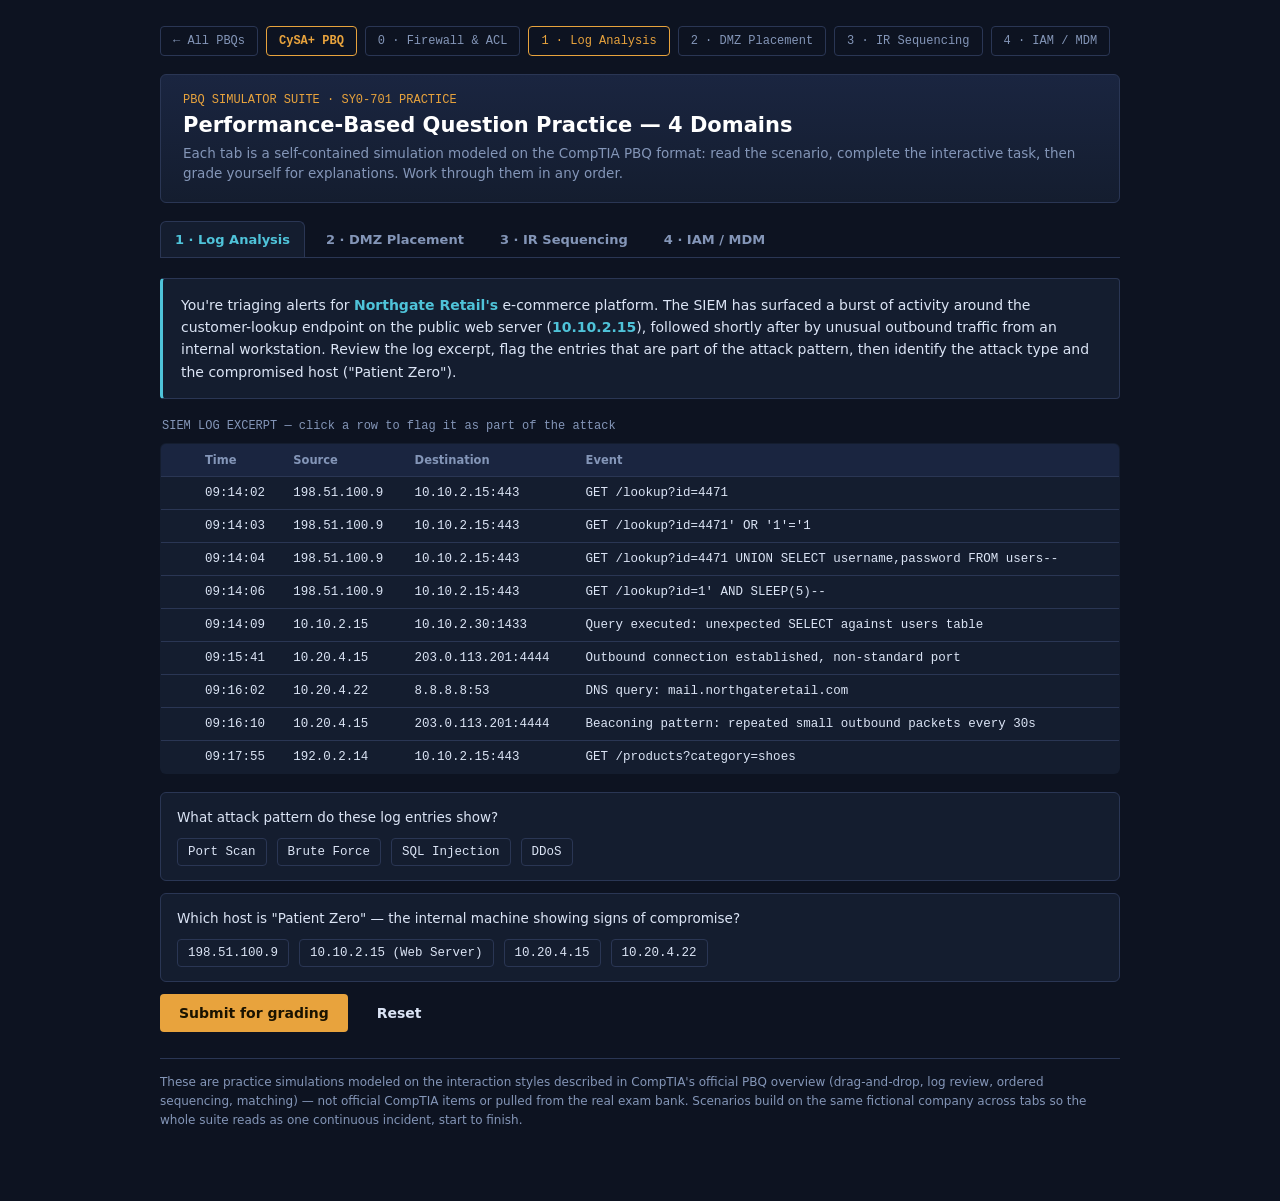
<file: security-plus-pbq-suite.html>
<!DOCTYPE html>
<html lang="en">
<head>
<meta charset="UTF-8">
<title>Security+ PBQ Suite</title>
<style>
  :root{
    --bg:#0d1321; --panel:#141d2f; --panel-2:#1a2540; --line:#2a3654;
    --text:#dbe4f5; --muted:#8496b8; --amber:#e8a33d; --cyan:#4fc3d9;
    --ok:#4caf7d; --bad:#d9635a; --violet:#a78bda;
    --mono:'Consolas','SFMono-Regular','Menlo',monospace; --sans:'Segoe UI',system-ui,sans-serif;
  }
  *{box-sizing:border-box;}
  body{margin:0;background:var(--bg);color:var(--text);font-family:var(--sans);padding:26px 16px 60px;}
  .wrap{max-width:960px;margin:0 auto;}

  .banner{border:1px solid var(--line);background:linear-gradient(180deg,var(--panel-2),var(--panel));border-radius:6px;padding:18px 22px;margin-bottom:18px;}
  .banner .tag{font-family:var(--mono);font-size:12px;color:var(--amber);}
  .banner h1{margin:6px 0 6px;font-size:21px;font-weight:600;color:#fff;}
  .banner p{margin:0;color:var(--muted);font-size:13.5px;line-height:1.5;}

  .tabs{display:flex;gap:6px;flex-wrap:wrap;margin-bottom:20px;border-bottom:1px solid var(--line);padding-bottom:0;}
  .tab-btn{
    background:transparent;border:1px solid transparent;border-bottom:none;
    color:var(--muted);font-family:var(--sans);font-size:13px;font-weight:600;
    padding:10px 14px;cursor:pointer;border-radius:6px 6px 0 0;
  }
  .tab-btn:hover{color:var(--text);}
  .tab-btn.active{color:var(--cyan);background:var(--panel);border-color:var(--line);}
  .panel{display:none;}
  .panel.active{display:block;}

  .scenario{background:var(--panel);border:1px solid var(--line);border-left:3px solid var(--cyan);border-radius:4px;padding:15px 18px;margin-bottom:20px;font-size:14px;line-height:1.6;}
  .scenario strong{color:var(--cyan);}
  .task-label{font-family:var(--mono);font-size:12px;color:var(--muted);margin:0 0 10px 2px;}

  table{width:100%;border-collapse:collapse;background:var(--panel);border:1px solid var(--line);border-radius:6px;overflow:hidden;margin-bottom:18px;}
  thead th{text-align:left;font-size:11.5px;font-weight:600;color:var(--muted);padding:9px 10px;border-bottom:1px solid var(--line);background:var(--panel-2);}
  tbody td{padding:9px 10px;font-family:var(--mono);font-size:12.5px;border-bottom:1px solid var(--line);vertical-align:middle;}
  tbody tr:last-child td{border-bottom:none;}
  tbody tr.graded-correct{background:rgba(76,175,125,0.08);}
  tbody tr.graded-wrong{background:rgba(217,99,90,0.10);}
  tbody tr.flag-row{cursor:pointer;}
  tbody tr.flag-row:hover{background:rgba(255,255,255,0.02);}

  select{background:var(--bg);color:var(--text);border:1px solid var(--line);border-radius:4px;padding:6px 8px;font-family:var(--mono);font-size:12.5px;min-width:90px;}
  select:focus{outline:1px solid var(--cyan);}

  input[type=checkbox]{width:16px;height:16px;accent-color:var(--cyan);cursor:pointer;}

  .explain{display:none;font-family:var(--sans);font-size:12px;color:var(--muted);line-height:1.5;padding-top:3px;}
  tr.show-explain .explain{display:block;}
  .verdict-icon{display:inline-block;width:14px;font-family:var(--mono);font-weight:700;}
  .verdict-icon.ok{color:var(--ok);} .verdict-icon.bad{color:var(--bad);}

  .controls{display:flex;gap:10px;margin:4px 0 8px;flex-wrap:wrap;}
  button.act{font-family:var(--sans);font-size:14px;font-weight:600;padding:10px 18px;border-radius:4px;border:1px solid transparent;cursor:pointer;}
  .btn-primary{background:var(--amber);color:#1a1300;}
  .btn-primary:hover{background:#f0ae4d;}
  .btn-ghost{background:transparent;color:var(--text);border-color:var(--line);}
  .btn-ghost:hover{border-color:var(--cyan);color:var(--cyan);}

  .score-panel{display:none;border:1px solid var(--line);background:var(--panel);border-radius:6px;padding:16px 20px;margin-top:14px;}
  .score-panel.visible{display:block;}
  .score-head{display:flex;align-items:baseline;gap:10px;margin-bottom:4px;flex-wrap:wrap;}
  .score-num{font-family:var(--mono);font-size:24px;font-weight:700;}
  .score-num.pass{color:var(--ok);} .score-num.fail{color:var(--bad);}
  .score-sub{color:var(--muted);font-size:12.5px;}
  .score-msg{font-size:13.5px;color:var(--text);margin-top:6px;line-height:1.5;}

  /* Question blocks (dropdown / radio scenarios) */
  .qblock{background:var(--panel);border:1px solid var(--line);border-radius:6px;padding:14px 16px;margin-bottom:12px;}
  .qblock .qtext{font-size:13.5px;line-height:1.55;margin-bottom:10px;}
  .qblock .qrow{display:flex;align-items:center;gap:10px;flex-wrap:wrap;}
  .radio-opt{display:inline-flex;align-items:center;gap:6px;font-family:var(--mono);font-size:12.5px;border:1px solid var(--line);border-radius:4px;padding:6px 10px;cursor:pointer;}
  .radio-opt:hover{border-color:var(--cyan);}
  .radio-opt.picked{border-color:var(--cyan);color:var(--cyan);}
  .qblock .explain{padding-top:8px;border-top:1px dashed var(--line);margin-top:10px;}

  /* Drag chips / DMZ zones */
  .tray{display:flex;gap:10px;flex-wrap:wrap;background:var(--panel);border:1px dashed var(--line);border-radius:6px;padding:14px;margin-bottom:16px;min-height:56px;}
  .chip{
    background:var(--panel-2);border:1px solid var(--line);border-radius:5px;
    padding:9px 12px;font-family:var(--mono);font-size:12.5px;cursor:grab;
    user-select:none;
  }
  .chip:active{cursor:grabbing;}
  .zones{display:grid;grid-template-columns:1fr 1fr;gap:14px;margin-bottom:16px;}
  @media(max-width:640px){.zones{grid-template-columns:1fr;}}
  .zone{
    border:1px solid var(--line);border-radius:6px;padding:12px;min-height:150px;
    background:var(--panel);
  }
  .zone-label{font-family:var(--mono);font-size:11.5px;color:var(--muted);margin-bottom:10px;letter-spacing:0.02em;}
  .zone.dmz .zone-label{color:var(--amber);}
  .zone.internal .zone-label{color:var(--cyan);}
  .zone-drop{min-height:110px;display:flex;flex-direction:column;gap:8px;}
  .zone.dragover{border-color:var(--cyan);background:rgba(79,195,217,0.05);}
  .chip.placed{width:100%;}
  .chip.correct{border-color:var(--ok);}
  .chip.wrong{border-color:var(--bad);}
  .chip .chip-explain{display:none;font-size:11px;color:var(--muted);margin-top:5px;font-family:var(--sans);line-height:1.4;}
  .chip.graded .chip-explain{display:block;}

  /* Sortable list */
  .sortable{list-style:none;margin:0 0 16px;padding:0;background:var(--panel);border:1px solid var(--line);border-radius:6px;overflow:hidden;}
  .sortable li{
    display:flex;align-items:center;gap:10px;padding:11px 14px;
    border-bottom:1px solid var(--line);font-size:13px;cursor:grab;background:var(--panel);
  }
  .sortable li:last-child{border-bottom:none;}
  .sortable li.dragging{opacity:0.4;}
  .sortable li .handle{color:var(--muted);font-family:var(--mono);}
  .sortable li .step-num{font-family:var(--mono);color:var(--muted);width:18px;flex-shrink:0;}
  .sortable li .step-phase{display:none;font-size:11px;color:var(--cyan);font-family:var(--mono);margin-left:auto;flex-shrink:0;}
  .sortable li.graded-correct{border-left:3px solid var(--ok);}
  .sortable li.graded-wrong{border-left:3px solid var(--bad);}
  .sortable li.graded .step-phase{display:inline;}

  .footnote{font-size:12px;color:var(--muted);margin-top:26px;border-top:1px solid var(--line);padding-top:14px;line-height:1.6;}

  .pbq-nav{display:flex;gap:8px;flex-wrap:wrap;margin-bottom:18px;}
  .pbq-nav a{font-family:var(--mono);font-size:12px;color:var(--muted);text-decoration:none;border:1px solid var(--line);border-radius:4px;padding:7px 12px;}
  .pbq-nav a:hover{border-color:var(--cyan);color:var(--cyan);}
  .pbq-nav a.current{color:var(--amber);border-color:var(--amber);}
  .pbq-nav a.cysa-link{color:var(--amber);border-color:var(--amber);font-weight:600;}
</style>
</head>
<body>
<div class="wrap">

  <nav class="pbq-nav">
    <a href="index.html">← All PBQs</a>
    <a href="cysa-pbq.html" class="cysa-link">CySA+ PBQ</a>
    <a href="security-plus-pbq.html">0 · Firewall &amp; ACL</a>
    <a href="security-plus-pbq-suite.html#log" class="current" data-panel-link="log">1 · Log Analysis</a>
    <a href="security-plus-pbq-suite.html#dmz" data-panel-link="dmz">2 · DMZ Placement</a>
    <a href="security-plus-pbq-suite.html#ir" data-panel-link="ir">3 · IR Sequencing</a>
    <a href="security-plus-pbq-suite.html#iam" data-panel-link="iam">4 · IAM / MDM</a>
  </nav>

  <div class="banner">
    <div class="tag">PBQ SIMULATOR SUITE · SY0-701 PRACTICE</div>
    <h1>Performance-Based Question Practice — 4 Domains</h1>
    <p>Each tab is a self-contained simulation modeled on the CompTIA PBQ format: read the scenario, complete the interactive task, then grade yourself for explanations. Work through them in any order.</p>
  </div>

  <div class="tabs" id="tabs">
    <button class="tab-btn active" data-panel="log">1 · Log Analysis</button>
    <button class="tab-btn" data-panel="dmz">2 · DMZ Placement</button>
    <button class="tab-btn" data-panel="ir">3 · IR Sequencing</button>
    <button class="tab-btn" data-panel="iam">4 · IAM / MDM</button>
  </div>

  <!-- ============ TAB 1: LOG ANALYSIS ============ -->
  <div class="panel active" id="panel-log">
    <div class="scenario">
      You're triaging alerts for <strong>Northgate Retail's</strong> e-commerce platform. The SIEM has surfaced a burst of activity around the customer-lookup endpoint on the public web server (<strong>10.10.2.15</strong>), followed shortly after by unusual outbound traffic from an internal workstation. Review the log excerpt, flag the entries that are part of the attack pattern, then identify the attack type and the compromised host ("Patient Zero").
    </div>

    <p class="task-label">SIEM LOG EXCERPT — click a row to flag it as part of the attack</p>
    <table id="log-table">
      <thead><tr><th style="width:26px"></th><th>Time</th><th>Source</th><th>Destination</th><th>Event</th></tr></thead>
      <tbody id="log-body"></tbody>
    </table>

    <div class="qblock">
      <div class="qtext">What attack pattern do these log entries show?</div>
      <div class="qrow" id="attack-type-opts" data-answer="sqli"></div>
      <div class="explain" id="attack-type-explain">The repeated requests to the same endpoint with payloads like <code>' OR '1'='1</code> and <code>UNION SELECT</code> are classic SQL injection probing — the attacker is testing whether user input is sanitized before reaching the database query.</div>
    </div>

    <div class="qblock">
      <div class="qtext">Which host is "Patient Zero" — the internal machine showing signs of compromise?</div>
      <div class="qrow" id="patient-zero-opts" data-answer="10.20.4.15"></div>
      <div class="explain" id="patient-zero-explain">10.20.4.15 begins an outbound connection to an unfamiliar external IP on a non-standard port shortly after the injection attempts succeed — that pattern (unexpected outbound beaconing right after an exploit attempt) is the signature of a freshly compromised host reaching out to a C2 server.</div>
    </div>

    <div class="controls">
      <button class="act btn-primary" id="log-submit">Submit for grading</button>
      <button class="act btn-ghost" id="log-reset">Reset</button>
    </div>
    <div class="score-panel" id="log-score">
      <div class="score-head"><span class="score-num" id="log-score-num">0/0</span><span class="score-sub">points</span></div>
      <div class="score-msg" id="log-score-msg"></div>
    </div>
  </div>

  <!-- ============ TAB 2: DMZ PLACEMENT ============ -->
  <div class="panel" id="panel-dmz">
    <div class="scenario">
      <strong>Northgate Retail</strong> is redesigning its perimeter after the incident above. Drag each server into the zone where it belongs. Remember: anything the public internet talks to directly sits in the <strong>DMZ</strong>, screened by a firewall on both sides; anything holding sensitive data or used only by internal staff belongs in the <strong>Internal / Trusted</strong> zone, reachable only through the DMZ, never directly from the internet.
    </div>

    <p class="task-label">DRAG EACH SERVER INTO THE CORRECT ZONE</p>
    <div class="tray" id="chip-tray"></div>

    <div class="zones">
      <div class="zone dmz" id="zone-dmz" data-zone="dmz">
        <div class="zone-label">DMZ (public-facing, screened)</div>
        <div class="zone-drop" id="drop-dmz"></div>
      </div>
      <div class="zone internal" id="zone-internal" data-zone="internal">
        <div class="zone-label">INTERNAL / TRUSTED (staff &amp; sensitive data)</div>
        <div class="zone-drop" id="drop-internal"></div>
      </div>
    </div>

    <div class="controls">
      <button class="act btn-primary" id="dmz-submit">Submit for grading</button>
      <button class="act btn-ghost" id="dmz-reset">Reset</button>
    </div>
    <div class="score-panel" id="dmz-score">
      <div class="score-head"><span class="score-num" id="dmz-score-num">0/0</span><span class="score-sub">placed correctly</span></div>
      <div class="score-msg" id="dmz-score-msg">Check each card below for why it belongs where it does.</div>
    </div>
  </div>

  <!-- ============ TAB 3: IR SEQUENCING ============ -->
  <div class="panel" id="panel-ir">
    <div class="scenario">
      Northgate's incident is now confirmed. Drag the response actions below into the correct chronological order, following the <strong>NIST incident response lifecycle</strong>: Preparation → Detection &amp; Analysis → Containment, Eradication &amp; Recovery → Post-Incident Activity.
    </div>

    <p class="task-label">DRAG TO REORDER — TOP OF LIST HAPPENS FIRST</p>
    <ul class="sortable" id="ir-list"></ul>

    <div class="controls">
      <button class="act btn-primary" id="ir-submit">Submit for grading</button>
      <button class="act btn-ghost" id="ir-reset">Reset</button>
    </div>
    <div class="score-panel" id="ir-score">
      <div class="score-head"><span class="score-num" id="ir-score-num">0/0</span><span class="score-sub">steps in correct position</span></div>
      <div class="score-msg" id="ir-score-msg"></div>
    </div>
  </div>

  <!-- ============ TAB 4: IAM / MDM ============ -->
  <div class="panel" id="panel-iam">
    <div class="scenario">
      Northgate is also tightening identity and device management. For each scenario below, choose the protocol or policy that fits — the details in the description (what's being proven, to whom, and how) point to a specific answer.
    </div>

    <p class="task-label">PART A — MATCH THE AUTHENTICATION PROTOCOL</p>
    <div id="iam-proto-block"></div>

    <p class="task-label" style="margin-top:22px;">PART B — CHOOSE THE MDM RESPONSE</p>
    <div id="iam-mdm-block"></div>

    <div class="controls">
      <button class="act btn-primary" id="iam-submit">Submit for grading</button>
      <button class="act btn-ghost" id="iam-reset">Reset</button>
    </div>
    <div class="score-panel" id="iam-score">
      <div class="score-head"><span class="score-num" id="iam-score-num">0/0</span><span class="score-sub">correct</span></div>
      <div class="score-msg" id="iam-score-msg"></div>
    </div>
  </div>

  <div class="footnote">
    These are practice simulations modeled on the interaction styles described in CompTIA's official PBQ overview (drag-and-drop, log review, ordered sequencing, matching) — not official CompTIA items or pulled from the real exam bank. Scenarios build on the same fictional company across tabs so the whole suite reads as one continuous incident, start to finish.
  </div>

</div>

<script>
/* ---------- TAB SWITCHING ---------- */
function activatePanel(name){
  const valid = ["log","dmz","ir","iam"];
  if(!valid.includes(name)) name = "log";
  document.querySelectorAll(".tab-btn").forEach(b=>b.classList.toggle("active", b.dataset.panel===name));
  document.querySelectorAll(".panel").forEach(p=>p.classList.toggle("active", p.id==="panel-"+name));
  document.querySelectorAll(".pbq-nav a[data-panel-link]").forEach(a=>a.classList.toggle("current", a.dataset.panelLink===name));
}
document.querySelectorAll(".tab-btn").forEach(btn=>{
  btn.addEventListener("click",()=>{
    history.replaceState(null,"","#"+btn.dataset.panel);
    activatePanel(btn.dataset.panel);
  });
});
window.addEventListener("hashchange", ()=> activatePanel(location.hash.replace("#","")));
activatePanel(location.hash.replace("#",""));

/* ================= TAB 1: LOG ANALYSIS ================= */
const logs = [
  {time:"09:14:02", src:"198.51.100.9",  dst:"10.10.2.15:443", event:"GET /lookup?id=4471", attack:false},
  {time:"09:14:03", src:"198.51.100.9",  dst:"10.10.2.15:443", event:"GET /lookup?id=4471' OR '1'='1", attack:true},
  {time:"09:14:04", src:"198.51.100.9",  dst:"10.10.2.15:443", event:"GET /lookup?id=4471 UNION SELECT username,password FROM users--", attack:true},
  {time:"09:14:06", src:"198.51.100.9",  dst:"10.10.2.15:443", event:"GET /lookup?id=1' AND SLEEP(5)--", attack:true},
  {time:"09:14:09", src:"10.10.2.15",    dst:"10.10.2.30:1433", event:"Query executed: unexpected SELECT against users table", attack:true},
  {time:"09:15:41", src:"10.20.4.15",    dst:"203.0.113.201:4444", event:"Outbound connection established, non-standard port", attack:true},
  {time:"09:16:02", src:"10.20.4.22",    dst:"8.8.8.8:53", event:"DNS query: mail.northgateretail.com", attack:false},
  {time:"09:16:10", src:"10.20.4.15",    dst:"203.0.113.201:4444", event:"Beaconing pattern: repeated small outbound packets every 30s", attack:true},
  {time:"09:17:55", src:"192.0.2.14",    dst:"10.10.2.15:443", event:"GET /products?category=shoes", attack:false},
];

const logBody = document.getElementById("log-body");
let logFlags = new Array(logs.length).fill(false);

logs.forEach((l,i)=>{
  const tr = document.createElement("tr");
  tr.className = "flag-row";
  tr.dataset.index = i;
  tr.innerHTML = `<td><span class="verdict-icon" id="log-icon-${i}"></span></td><td>${l.time}</td><td>${l.src}</td><td>${l.dst}</td><td>${l.event}</td>`;
  tr.addEventListener("click", ()=>{
    logFlags[i] = !logFlags[i];
    tr.style.background = logFlags[i] ? "rgba(79,195,217,0.10)" : "";
    tr.classList.remove("graded-correct","graded-wrong");
    document.getElementById(`log-icon-${i}`).textContent = logFlags[i] ? "●" : "";
    document.getElementById(`log-icon-${i}`).className = "verdict-icon";
    document.getElementById(`log-icon-${i}`).style.color = "var(--cyan)";
  });
  logBody.appendChild(tr);
});

// radio-style option builder
function buildOptions(containerId, options, groupName){
  const el = document.getElementById(containerId);
  el.innerHTML = "";
  el.dataset.picked = "";
  options.forEach(opt=>{
    const span = document.createElement("span");
    span.className = "radio-opt";
    span.textContent = opt.label;
    span.dataset.value = opt.value;
    span.addEventListener("click", ()=>{
      el.querySelectorAll(".radio-opt").forEach(s=>s.classList.remove("picked"));
      span.classList.add("picked");
      el.dataset.picked = opt.value;
    });
    el.appendChild(span);
  });
}

buildOptions("attack-type-opts", [
  {label:"Port Scan", value:"portscan"},
  {label:"Brute Force", value:"bruteforce"},
  {label:"SQL Injection", value:"sqli"},
  {label:"DDoS", value:"ddos"},
]);

buildOptions("patient-zero-opts", [
  {label:"198.51.100.9", value:"198.51.100.9"},
  {label:"10.10.2.15 (Web Server)", value:"10.10.2.15"},
  {label:"10.20.4.15", value:"10.20.4.15"},
  {label:"10.20.4.22", value:"10.20.4.22"},
]);

document.getElementById("log-submit").addEventListener("click", ()=>{
  let points = 0, total = logs.length + 2;

  logs.forEach((l,i)=>{
    const tr = logBody.children[i];
    const icon = document.getElementById(`log-icon-${i}`);
    const correct = logFlags[i] === l.attack;
    if(correct) points++;
    icon.textContent = logFlags[i] ? (correct ? "✓" : "✗") : (correct ? "" : "✗");
    icon.className = "verdict-icon " + (correct ? "ok" : (logFlags[i] || l.attack ? "bad" : ""));
    tr.classList.toggle("graded-correct", correct && logFlags[i]);
    tr.classList.toggle("graded-wrong", !correct);
  });

  const atEl = document.getElementById("attack-type-opts");
  const pzEl = document.getElementById("patient-zero-opts");
  const atCorrect = atEl.dataset.picked === atEl.dataset.answer;
  const pzCorrect = pzEl.dataset.picked === pzEl.dataset.answer;
  if(atCorrect) points++;
  if(pzCorrect) points++;
  document.getElementById("attack-type-explain").style.display = "block";
  document.getElementById("patient-zero-explain").style.display = "block";
  atEl.querySelectorAll(".radio-opt").forEach(s=>{
    if(s.dataset.value===atEl.dataset.answer) s.style.borderColor="var(--ok)";
    else if(s.classList.contains("picked")) s.style.borderColor="var(--bad)";
  });
  pzEl.querySelectorAll(".radio-opt").forEach(s=>{
    if(s.dataset.value===pzEl.dataset.answer) s.style.borderColor="var(--ok)";
    else if(s.classList.contains("picked")) s.style.borderColor="var(--bad)";
  });

  const panel = document.getElementById("log-score");
  panel.classList.add("visible");
  document.getElementById("log-score-num").textContent = `${points}/${total}`;
  document.getElementById("log-score-num").className = "score-num " + (points===total?"pass":"fail");
  document.getElementById("log-score-msg").textContent = points===total
    ? "Every flagged entry, the attack type, and Patient Zero all line up. That's a clean triage."
    : "Check the highlighted rows and the two explanations below the questions — the unusual outbound beacon right after the injection attempts is the key clue.";
});

document.getElementById("log-reset").addEventListener("click", ()=>{
  logFlags = new Array(logs.length).fill(false);
  logs.forEach((l,i)=>{
    const tr = logBody.children[i];
    tr.style.background = "";
    tr.classList.remove("graded-correct","graded-wrong");
    document.getElementById(`log-icon-${i}`).textContent = "";
  });
  document.getElementById("attack-type-opts").querySelectorAll(".radio-opt").forEach(s=>{s.classList.remove("picked");s.style.borderColor="var(--line)";});
  document.getElementById("patient-zero-opts").querySelectorAll(".radio-opt").forEach(s=>{s.classList.remove("picked");s.style.borderColor="var(--line)";});
  document.getElementById("attack-type-opts").dataset.picked="";
  document.getElementById("patient-zero-opts").dataset.picked="";
  document.getElementById("attack-type-explain").style.display="none";
  document.getElementById("patient-zero-explain").style.display="none";
  document.getElementById("log-score").classList.remove("visible");
});

/* ================= TAB 2: DMZ PLACEMENT ================= */
const servers = [
  {id:"web", name:"Web Server (customer storefront)", zone:"dmz",
   explain:"Public-facing and must accept direct inbound connections from the internet — that's exactly what the DMZ is for."},
  {id:"mailrelay", name:"SMTP Mail Relay / Gateway", zone:"dmz",
   explain:"It accepts inbound mail from the internet and filters it before handing off internally, so it needs to sit where the internet can reach it."},
  {id:"dns", name:"Public DNS Server", zone:"dmz",
   explain:"Answers external DNS queries directly from the internet, so it's public-facing like the web and mail-relay servers."},
  {id:"db", name:"Database Server (customer records)", zone:"internal",
   explain:"Holds sensitive data and should never be directly reachable from the internet — only the web server (via the DMZ) should reach it, through the firewall."},
  {id:"mailbox", name:"Internal Mail Server (mailbox storage)", zone:"internal",
   explain:"Used only by employees and never contacted directly by the internet — the DMZ mail relay handles the public-facing side."},
  {id:"file", name:"Internal File Share", zone:"internal",
   explain:"Staff-only resource with no reason to be exposed to the internet."},
];

let dmzPlacement = {}; // id -> zone or null

function renderTray(){
  const tray = document.getElementById("chip-tray");
  tray.innerHTML = "";
  servers.forEach(s=>{
    if(dmzPlacement[s.id]) return;
    tray.appendChild(makeChip(s));
  });
}
function makeChip(s){
  const chip = document.createElement("div");
  chip.className = "chip";
  chip.draggable = true;
  chip.dataset.id = s.id;
  chip.innerHTML = `${s.name}<div class="chip-explain">${s.explain}</div>`;
  chip.addEventListener("dragstart", e=>{
    e.dataTransfer.setData("text/plain", s.id);
    setTimeout(()=>chip.style.opacity="0.4",0);
  });
  chip.addEventListener("dragend", ()=>{ chip.style.opacity="1"; });
  return chip;
}

["drop-dmz","drop-internal"].forEach(dropId=>{
  const dropEl = document.getElementById(dropId);
  const zoneEl = dropEl.closest(".zone");
  dropEl.addEventListener("dragover", e=>{ e.preventDefault(); zoneEl.classList.add("dragover"); });
  dropEl.addEventListener("dragleave", ()=> zoneEl.classList.remove("dragover"));
  dropEl.addEventListener("drop", e=>{
    e.preventDefault();
    zoneEl.classList.remove("dragover");
    const id = e.dataTransfer.getData("text/plain");
    const zone = zoneEl.dataset.zone;
    dmzPlacement[id] = zone;
    renderZones();
    renderTray();
  });
});

function renderZones(){
  ["dmz","internal"].forEach(zone=>{
    const container = document.getElementById(`drop-${zone}`);
    container.innerHTML = "";
    servers.filter(s=>dmzPlacement[s.id]===zone).forEach(s=>{
      const chip = document.createElement("div");
      chip.className = "chip placed";
      chip.draggable = true;
      chip.dataset.id = s.id;
      chip.innerHTML = `${s.name}<div class="chip-explain">${s.explain}</div>`;
      chip.addEventListener("dragstart", e=>{
        e.dataTransfer.setData("text/plain", s.id);
        setTimeout(()=>chip.style.opacity="0.4",0);
      });
      chip.addEventListener("dragend", ()=>{ chip.style.opacity="1"; });
      container.appendChild(chip);
    });
  });
}

renderTray(); renderZones();

document.getElementById("dmz-submit").addEventListener("click", ()=>{
  let correct = 0, placed = 0;
  servers.forEach(s=>{
    const placedZone = dmzPlacement[s.id];
    const chip = document.querySelector(`.chip[data-id="${s.id}"]`);
    if(!chip) return;
    chip.classList.add("graded");
    if(placedZone){
      placed++;
      const isCorrect = placedZone === s.zone;
      if(isCorrect) correct++;
      chip.classList.toggle("correct", isCorrect);
      chip.classList.toggle("wrong", !isCorrect);
    }
  });
  const panel = document.getElementById("dmz-score");
  panel.classList.add("visible");
  document.getElementById("dmz-score-num").textContent = `${correct}/${servers.length}`;
  document.getElementById("dmz-score-num").className = "score-num " + (correct===servers.length?"pass":"fail");
  const missing = servers.length - placed;
  document.getElementById("dmz-score-msg").textContent = missing>0
    ? `${missing} server(s) still sitting in the tray — an unplaced server is effectively "not deployed" for grading purposes. Drag them into a zone, then resubmit.`
    : (correct===servers.length ? "Correct segmentation: public-facing services in the DMZ, everything sensitive or staff-only kept internal." : "A few placements need a second look — expand each card below for the reasoning.");
});

document.getElementById("dmz-reset").addEventListener("click", ()=>{
  dmzPlacement = {};
  renderTray(); renderZones();
  document.getElementById("dmz-score").classList.remove("visible");
});

/* ================= TAB 3: IR SEQUENCING ================= */
const irStepsCorrectOrder = [
  {id:"prep1", text:"Develop and document an incident response plan, and train staff on it.", phase:"Preparation"},
  {id:"prep2", text:"Deploy IDS/IPS and enable comprehensive logging across critical assets.", phase:"Preparation"},
  {id:"det1", text:"SOC analyst reviews an anomalous alert and confirms it's a true positive.", phase:"Detection & Analysis"},
  {id:"det2", text:"Determine the scope and root cause of the incident.", phase:"Detection & Analysis"},
  {id:"con1", text:"Isolate the affected host(s) from the network to stop the spread.", phase:"Containment"},
  {id:"con2", text:"Remove the malware and close the vulnerability that was exploited.", phase:"Eradication"},
  {id:"con3", text:"Restore affected systems from clean backups and monitor for reinfection.", phase:"Recovery"},
  {id:"post1", text:"Conduct a lessons-learned review and update the IR plan.", phase:"Post-Incident Activity"},
];

let irOrder = shuffle([...irStepsCorrectOrder]);
function shuffle(arr){
  for(let i=arr.length-1;i>0;i--){
    const j = Math.floor(Math.random()*(i+1));
    [arr[i],arr[j]] = [arr[j],arr[i]];
  }
  // avoid accidentally starting already-correct
  if(JSON.stringify(arr)===JSON.stringify(irStepsCorrectOrder)){ [arr[0],arr[1]]=[arr[1],arr[0]]; }
  return arr;
}

let dragSrcIdx = null;
function renderIrList(){
  const ul = document.getElementById("ir-list");
  ul.innerHTML = "";
  irOrder.forEach((step,i)=>{
    const li = document.createElement("li");
    li.draggable = true;
    li.dataset.id = step.id;
    li.innerHTML = `<span class="handle">⠿</span><span class="step-num">${i+1}.</span><span class="step-text">${step.text}</span><span class="step-phase">${step.phase}</span>`;
    li.addEventListener("dragstart", e=>{
      dragSrcIdx = i;
      li.classList.add("dragging");
      e.dataTransfer.effectAllowed = "move";
    });
    li.addEventListener("dragend", ()=> li.classList.remove("dragging"));
    li.addEventListener("dragover", e=>{
      e.preventDefault();
      const targetIdx = i;
      if(dragSrcIdx===null || dragSrcIdx===targetIdx) return;
      const moved = irOrder.splice(dragSrcIdx,1)[0];
      irOrder.splice(targetIdx,0,moved);
      dragSrcIdx = targetIdx;
      renderIrList();
    });
    ul.appendChild(li);
  });
}
renderIrList();

document.getElementById("ir-submit").addEventListener("click", ()=>{
  let correct = 0;
  const ul = document.getElementById("ir-list");
  irOrder.forEach((step,i)=>{
    const li = ul.children[i];
    li.classList.add("graded");
    const isCorrect = irStepsCorrectOrder[i].id === step.id;
    if(isCorrect) correct++;
    li.classList.toggle("graded-correct", isCorrect);
    li.classList.toggle("graded-wrong", !isCorrect);
  });
  const panel = document.getElementById("ir-score");
  panel.classList.add("visible");
  document.getElementById("ir-score-num").textContent = `${correct}/${irOrder.length}`;
  document.getElementById("ir-score-num").className = "score-num " + (correct===irOrder.length?"pass":"fail");
  document.getElementById("ir-score-msg").textContent = correct===irOrder.length
    ? "Full lifecycle in order: Preparation, Detection & Analysis, Containment/Eradication/Recovery, then Post-Incident Activity."
    : "Rows marked in red are out of place. The phase tag on the right shows which stage each step belongs to — use that to re-sort and try again.";
});

document.getElementById("ir-reset").addEventListener("click", ()=>{
  irOrder = shuffle([...irStepsCorrectOrder]);
  renderIrList();
  document.getElementById("ir-score").classList.remove("visible");
});

/* ================= TAB 4: IAM / MDM ================= */
const protoScenarios = [
  {q:"Employees click a link on the HR portal and land on the cloud payroll app already signed in, using their corporate identity — no second password prompt.",
   options:[{label:"SAML",value:"saml"},{label:"RADIUS",value:"radius"},{label:"Kerberos",value:"kerberos"},{label:"OAuth",value:"oauth"}],
   answer:"saml",
   explain:"Browser-based federated single sign-on into a separate cloud application, using an identity asserted by the corporate IdP, is the textbook SAML use case."},
  {q:"A budgeting app the user installed asks to read (not modify) their bank transaction history, without ever seeing their bank password.",
   options:[{label:"SAML",value:"saml"},{label:"OAuth",value:"oauth"},{label:"RADIUS",value:"radius"},{label:"Kerberos",value:"kerberos"}],
   answer:"oauth",
   explain:"Delegated, scoped authorization to a third-party app — access without sharing the credential — is what OAuth is built for."},
  {q:"Remote employees connect to the VPN concentrator, which checks their credentials against a central AAA server before granting network access.",
   options:[{label:"Kerberos",value:"kerberos"},{label:"SAML",value:"saml"},{label:"RADIUS",value:"radius"},{label:"OAuth",value:"oauth"}],
   answer:"radius",
   explain:"Centralized authentication, authorization, and accounting for network access devices (VPN concentrators, switches, wireless controllers) is RADIUS's core job."},
  {q:"Staff log in once at their workstation each morning and can then access internal file shares and email without re-entering a password all day.",
   options:[{label:"OAuth",value:"oauth"},{label:"RADIUS",value:"radius"},{label:"Kerberos",value:"kerberos"},{label:"SAML",value:"saml"}],
   answer:"kerberos",
   explain:"Ticket-based single sign-on within a Windows/AD-style internal network is Kerberos: a ticket-granting ticket lets the user access multiple internal services without re-authenticating."},
];

const mdmScenarios = [
  {q:"A corporate-owned laptop with no personal data on it is reported stolen.",
   options:[{label:"Full device wipe",value:"full"},{label:"Selective/container wipe",value:"selective"}],
   answer:"full",
   explain:"It's company-owned with nothing personal to protect, so a full wipe is the clean, low-risk response."},
  {q:"An employee's personal phone, enrolled in BYOD with a secured corporate container, is lost.",
   options:[{label:"Full device wipe",value:"full"},{label:"Selective/container wipe",value:"selective"}],
   answer:"selective",
   explain:"Wiping the whole device would destroy the employee's personal photos, apps, and data. A selective/container wipe removes only the corporate workspace."},
  {q:"An employee is terminated. They accessed corporate email only through a container app on their personal tablet.",
   options:[{label:"Full device wipe",value:"full"},{label:"Selective/container wipe",value:"selective"}],
   answer:"selective",
   explain:"Same logic as offboarding any BYOD device — remove company data and access, leave the employee's personal device and data intact."},
];

function buildQBlock(containerId, scenarios, groupPrefix){
  const container = document.getElementById(containerId);
  container.innerHTML = "";
  scenarios.forEach((s,i)=>{
    const block = document.createElement("div");
    block.className = "qblock";
    block.dataset.answer = s.answer;
    block.dataset.picked = "";
    const qrow = document.createElement("div");
    qrow.className = "qrow";
    s.options.forEach(opt=>{
      const span = document.createElement("span");
      span.className = "radio-opt";
      span.textContent = opt.label;
      span.dataset.value = opt.value;
      span.addEventListener("click", ()=>{
        qrow.querySelectorAll(".radio-opt").forEach(o=>o.classList.remove("picked"));
        span.classList.add("picked");
        block.dataset.picked = opt.value;
      });
      qrow.appendChild(span);
    });
    block.innerHTML = `<div class="qtext">${s.q}</div>`;
    block.appendChild(qrow);
    const explainDiv = document.createElement("div");
    explainDiv.className = "explain";
    explainDiv.textContent = s.explain;
    block.appendChild(explainDiv);
    container.appendChild(block);
  });
}
buildQBlock("iam-proto-block", protoScenarios, "proto");
buildQBlock("iam-mdm-block", mdmScenarios, "mdm");

document.getElementById("iam-submit").addEventListener("click", ()=>{
  let correct = 0, total = 0;
  document.querySelectorAll("#iam-proto-block .qblock, #iam-mdm-block .qblock").forEach(block=>{
    total++;
    const isCorrect = block.dataset.picked === block.dataset.answer;
    if(isCorrect) correct++;
    block.querySelectorAll(".radio-opt").forEach(o=>{
      o.style.borderColor = o.dataset.value===block.dataset.answer ? "var(--ok)" : (o.classList.contains("picked") ? "var(--bad)" : "var(--line)");
    });
    block.querySelector(".explain").style.display = "block";
  });
  const panel = document.getElementById("iam-score");
  panel.classList.add("visible");
  document.getElementById("iam-score-num").textContent = `${correct}/${total}`;
  document.getElementById("iam-score-num").className = "score-num " + (correct===total?"pass":"fail");
  document.getElementById("iam-score-msg").textContent = correct===total
    ? "All matched correctly — notice the pattern: who's proving identity to whom, and whether a password ever gets shared, is usually enough to pick the right protocol."
    : "Check each card's explanation — the key details (federated SSO vs. delegated access vs. network AAA vs. internal ticketing, or corporate-owned vs. BYOD) are what distinguish the right answer.";
});

document.getElementById("iam-reset").addEventListener("click", ()=>{
  document.querySelectorAll("#iam-proto-block .qblock, #iam-mdm-block .qblock").forEach(block=>{
    block.dataset.picked = "";
    block.querySelectorAll(".radio-opt").forEach(o=>{o.classList.remove("picked"); o.style.borderColor="var(--line)";});
    block.querySelector(".explain").style.display = "none";
  });
  document.getElementById("iam-score").classList.remove("visible");
});
</script>
</body>
</html>
</file>
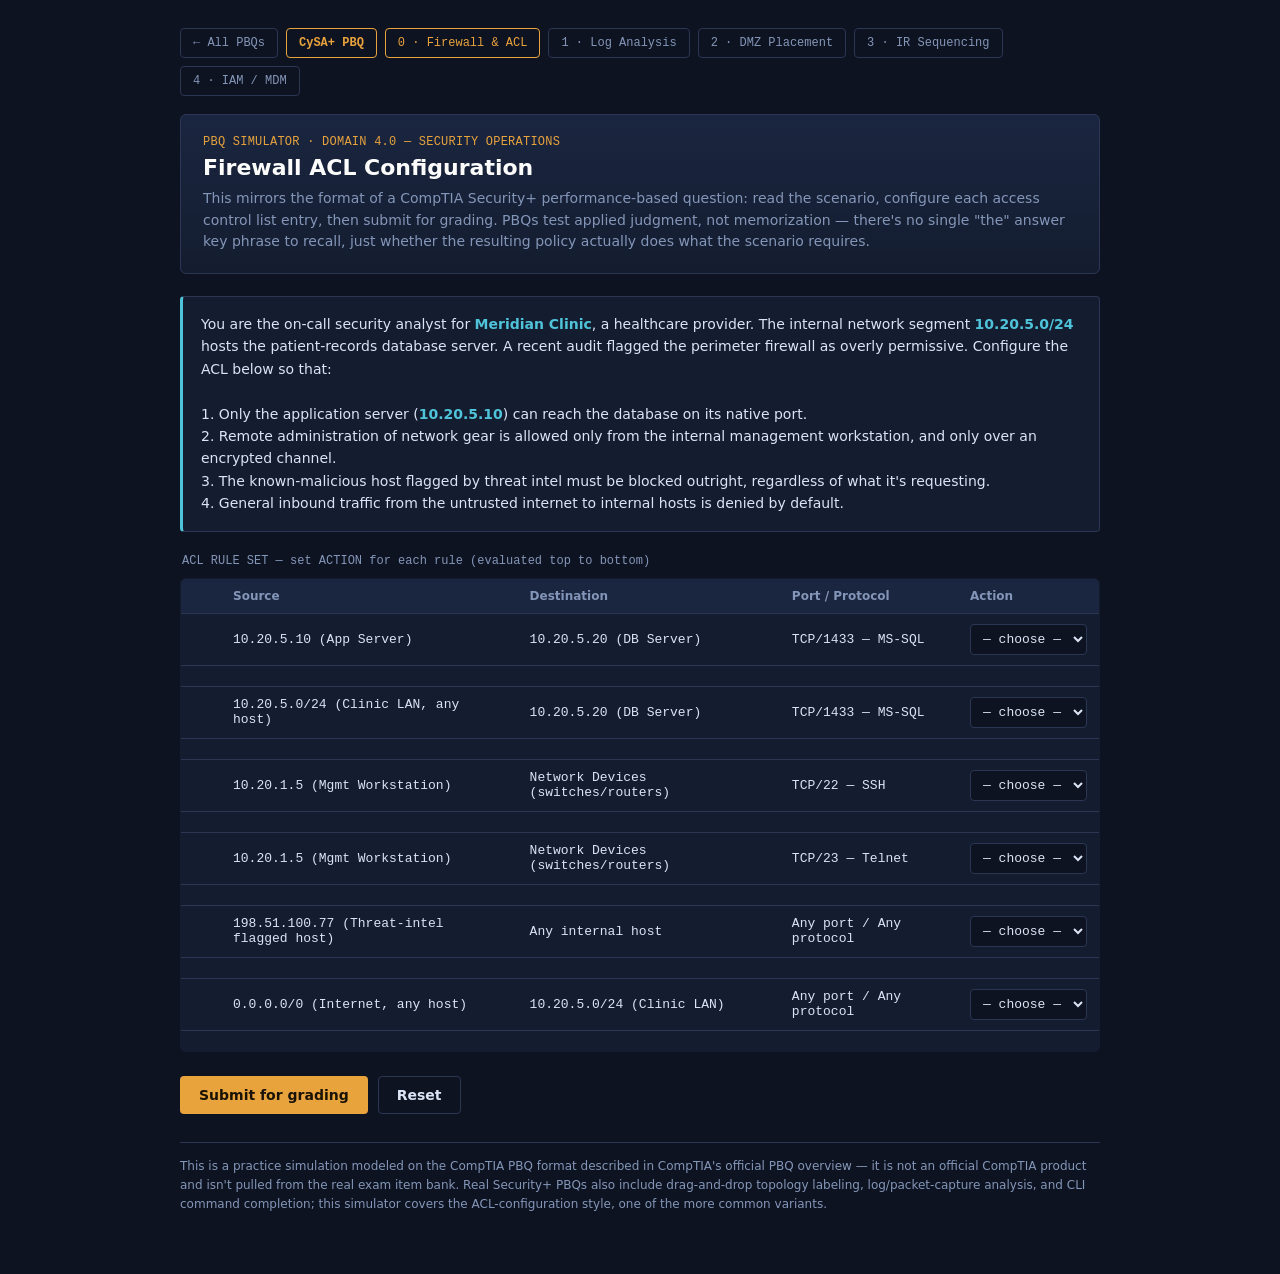
<file: security-plus-pbq.html>
<!DOCTYPE html>
<html lang="en">
<head>
<meta charset="UTF-8">
<title>Security+ PBQ Simulator — Firewall ACL Configuration</title>
<style>
  :root{
    --bg:#0d1321;
    --panel:#141d2f;
    --panel-2:#1a2540;
    --line:#2a3654;
    --text:#dbe4f5;
    --muted:#8496b8;
    --amber:#e8a33d;
    --cyan:#4fc3d9;
    --ok:#4caf7d;
    --bad:#d9635a;
    --mono: 'Consolas', 'SFMono-Regular', 'Menlo', monospace;
    --sans: 'Segoe UI', system-ui, sans-serif;
  }
  *{box-sizing:border-box;}
  body{
    margin:0;
    background:var(--bg);
    color:var(--text);
    font-family:var(--sans);
    padding:28px 16px 60px;
  }
  .wrap{max-width:920px;margin:0 auto;}

  .banner{
    border:1px solid var(--line);
    background:linear-gradient(180deg,var(--panel-2),var(--panel));
    border-radius:6px;
    padding:20px 22px;
    margin-bottom:22px;
  }
  .banner .tag{
    font-family:var(--mono);
    font-size:12px;
    color:var(--amber);
    letter-spacing:0.02em;
  }
  .banner h1{
    margin:6px 0 8px;
    font-size:22px;
    font-weight:600;
    color:#fff;
  }
  .banner p{margin:0;color:var(--muted);font-size:14px;line-height:1.55;}

  .scenario{
    background:var(--panel);
    border:1px solid var(--line);
    border-left:3px solid var(--cyan);
    border-radius:4px;
    padding:16px 18px;
    margin-bottom:22px;
    font-size:14px;
    line-height:1.6;
    color:var(--text);
  }
  .scenario strong{color:var(--cyan);}

  .task-label{
    font-family:var(--mono);
    font-size:12px;
    color:var(--muted);
    margin:0 0 10px 2px;
  }

  table{
    width:100%;
    border-collapse:collapse;
    background:var(--panel);
    border:1px solid var(--line);
    border-radius:6px;
    overflow:hidden;
    margin-bottom:24px;
  }
  thead th{
    text-align:left;
    font-size:12px;
    font-weight:600;
    color:var(--muted);
    padding:10px 12px;
    border-bottom:1px solid var(--line);
    background:var(--panel-2);
  }
  tbody td{
    padding:10px 12px;
    font-family:var(--mono);
    font-size:13px;
    border-bottom:1px solid var(--line);
    vertical-align:middle;
  }
  tbody tr:last-child td{border-bottom:none;}
  tbody tr.graded-correct{background:rgba(76,175,125,0.08);}
  tbody tr.graded-wrong{background:rgba(217,99,90,0.10);}

  select{
    background:var(--bg);
    color:var(--text);
    border:1px solid var(--line);
    border-radius:4px;
    padding:6px 8px;
    font-family:var(--mono);
    font-size:13px;
    min-width:90px;
  }
  select:focus{outline:1px solid var(--cyan);}

  .rule-note{font-size:12px;color:var(--muted);margin-top:2px;}

  .explain{
    display:none;
    font-family:var(--sans);
    font-size:12.5px;
    color:var(--muted);
    line-height:1.5;
    padding-top:4px;
  }
  tr.show-explain .explain{display:block;}

  .verdict-icon{
    display:inline-block;
    width:16px;
    font-family:var(--mono);
    font-weight:700;
  }
  .verdict-icon.ok{color:var(--ok);}
  .verdict-icon.bad{color:var(--bad);}

  .controls{display:flex;gap:10px;margin-bottom:8px;flex-wrap:wrap;}
  button{
    font-family:var(--sans);
    font-size:14px;
    font-weight:600;
    padding:10px 18px;
    border-radius:4px;
    border:1px solid transparent;
    cursor:pointer;
  }
  .btn-primary{background:var(--amber);color:#1a1300;}
  .btn-primary:hover{background:#f0ae4d;}
  .btn-ghost{background:transparent;color:var(--text);border-color:var(--line);}
  .btn-ghost:hover{border-color:var(--cyan);color:var(--cyan);}

  .score-panel{
    display:none;
    border:1px solid var(--line);
    background:var(--panel);
    border-radius:6px;
    padding:18px 20px;
    margin-top:18px;
  }
  .score-panel.visible{display:block;}
  .score-head{display:flex;align-items:baseline;gap:10px;margin-bottom:6px;}
  .score-num{font-family:var(--mono);font-size:28px;font-weight:700;}
  .score-num.pass{color:var(--ok);}
  .score-num.fail{color:var(--bad);}
  .score-sub{color:var(--muted);font-size:13px;}
  .score-msg{font-size:14px;color:var(--text);margin-top:8px;}

  .footnote{
    font-size:12px;
    color:var(--muted);
    margin-top:28px;
    border-top:1px solid var(--line);
    padding-top:14px;
    line-height:1.6;
  }

  .pbq-nav{
    display:flex;
    gap:8px;
    flex-wrap:wrap;
    margin-bottom:18px;
  }
  .pbq-nav a{
    font-family:var(--mono);
    font-size:12px;
    color:var(--muted);
    text-decoration:none;
    border:1px solid var(--line);
    border-radius:4px;
    padding:7px 12px;
  }
  .pbq-nav a:hover{border-color:var(--cyan);color:var(--cyan);}
  .pbq-nav a.current{color:var(--amber);border-color:var(--amber);}
  .pbq-nav a.cysa-link{color:var(--amber);border-color:var(--amber);font-weight:600;}
</style>
</head>
<body>
<div class="wrap">

  <nav class="pbq-nav">
    <a href="index.html">← All PBQs</a>
    <a href="cysa-pbq.html" class="cysa-link">CySA+ PBQ</a>
    <a href="security-plus-pbq.html" class="current">0 · Firewall &amp; ACL</a>
    <a href="security-plus-pbq-suite.html#log">1 · Log Analysis</a>
    <a href="security-plus-pbq-suite.html#dmz">2 · DMZ Placement</a>
    <a href="security-plus-pbq-suite.html#ir">3 · IR Sequencing</a>
    <a href="security-plus-pbq-suite.html#iam">4 · IAM / MDM</a>
  </nav>

  <div class="banner">
    <div class="tag">PBQ SIMULATOR · DOMAIN 4.0 — SECURITY OPERATIONS</div>
    <h1>Firewall ACL Configuration</h1>
    <p>This mirrors the format of a CompTIA Security+ performance-based question: read the scenario, configure each access control list entry, then submit for grading. PBQs test applied judgment, not memorization — there's no single "the" answer key phrase to recall, just whether the resulting policy actually does what the scenario requires.</p>
  </div>

  <div class="scenario">
    You are the on-call security analyst for <strong>Meridian Clinic</strong>, a healthcare provider. The internal network segment <strong>10.20.5.0/24</strong> hosts the patient-records database server. A recent audit flagged the perimeter firewall as overly permissive. Configure the ACL below so that:
    <br><br>
    1. Only the application server (<strong>10.20.5.10</strong>) can reach the database on its native port.<br>
    2. Remote administration of network gear is allowed only from the internal management workstation, and only over an encrypted channel.<br>
    3. The known-malicious host flagged by threat intel must be blocked outright, regardless of what it's requesting.<br>
    4. General inbound traffic from the untrusted internet to internal hosts is denied by default.
  </div>

  <p class="task-label">ACL RULE SET — set ACTION for each rule (evaluated top to bottom)</p>

  <table id="acl-table">
    <thead>
      <tr>
        <th style="width:26px"></th>
        <th>Source</th>
        <th>Destination</th>
        <th>Port / Protocol</th>
        <th style="width:110px">Action</th>
      </tr>
    </thead>
    <tbody id="acl-body"><!-- rows injected by JS --></tbody>
  </table>

  <div class="controls">
    <button class="btn-primary" id="submit-btn">Submit for grading</button>
    <button class="btn-ghost" id="reset-btn">Reset</button>
  </div>

  <div class="score-panel" id="score-panel">
    <div class="score-head">
      <span class="score-num" id="score-num">0/0</span>
      <span class="score-sub" id="score-sub">rules correct</span>
    </div>
    <div class="score-msg" id="score-msg"></div>
  </div>

  <div class="footnote">
    This is a practice simulation modeled on the CompTIA PBQ format described in CompTIA's official PBQ overview — it is not an official CompTIA product and isn't pulled from the real exam item bank. Real Security+ PBQs also include drag-and-drop topology labeling, log/packet-capture analysis, and CLI command completion; this simulator covers the ACL-configuration style, one of the more common variants.
  </div>

</div>

<script>
  const rules = [
    {
      source: "10.20.5.10  (App Server)",
      dest: "10.20.5.20  (DB Server)",
      portProto: "TCP/1433 — MS-SQL",
      correct: "ALLOW",
      explain: "The application server is the only host that legitimately needs to query the database directly. Allowing this specific host-to-host, port-specific flow satisfies least privilege without breaking the app."
    },
    {
      source: "10.20.5.0/24  (Clinic LAN, any host)",
      dest: "10.20.5.20  (DB Server)",
      portProto: "TCP/1433 — MS-SQL",
      correct: "DENY",
      explain: "Even though this is internal traffic, opening the database port to the whole /24 defeats the point of restricting access to just the app server. Broad internal access is still excess privilege."
    },
    {
      source: "10.20.1.5  (Mgmt Workstation)",
      dest: "Network Devices (switches/routers)",
      portProto: "TCP/22 — SSH",
      correct: "ALLOW",
      explain: "SSH is encrypted, and the source is the designated management workstation — this matches the requirement for encrypted, source-restricted admin access."
    },
    {
      source: "10.20.1.5  (Mgmt Workstation)",
      dest: "Network Devices (switches/routers)",
      portProto: "TCP/23 — Telnet",
      correct: "DENY",
      explain: "Telnet sends credentials and session data in cleartext. Even from the trusted management host, an unencrypted admin protocol doesn't meet 'encrypted channel only.'"
    },
    {
      source: "198.51.100.77  (Threat-intel flagged host)",
      dest: "Any internal host",
      portProto: "Any port / Any protocol",
      correct: "DENY",
      explain: "A host confirmed malicious by threat intelligence should be blocked unconditionally — this is a case for an explicit deny-any rule ahead of more granular rules, not a narrower one."
    },
    {
      source: "0.0.0.0/0  (Internet, any host)",
      dest: "10.20.5.0/24  (Clinic LAN)",
      portProto: "Any port / Any protocol",
      correct: "DENY",
      explain: "This is the implicit-deny-style catch-all: unsolicited inbound traffic from the untrusted internet to the internal segment should be denied by default so only explicitly allowed flows get through."
    }
  ];

  const tbody = document.getElementById("acl-body");

  rules.forEach((r, i) => {
    const tr = document.createElement("tr");
    tr.dataset.index = i;
    tr.innerHTML = `
      <td><span class="verdict-icon" id="icon-${i}"></span></td>
      <td>${r.source}</td>
      <td>${r.dest}</td>
      <td>${r.portProto}</td>
      <td>
        <select id="sel-${i}">
          <option value="">— choose —</option>
          <option value="ALLOW">ALLOW</option>
          <option value="DENY">DENY</option>
        </select>
      </td>
    `;
    tbody.appendChild(tr);

    const explainRow = document.createElement("tr");
    explainRow.classList.add("explain-row");
    explainRow.dataset.forIndex = i;
    explainRow.innerHTML = `<td colspan="5"><div class="explain" id="explain-${i}">${r.explain}</div></td>`;
    tbody.appendChild(explainRow);
  });

  document.getElementById("submit-btn").addEventListener("click", () => {
    let correctCount = 0;
    let unanswered = 0;

    rules.forEach((r, i) => {
      const sel = document.getElementById(`sel-${i}`);
      const val = sel.value;
      const icon = document.getElementById(`icon-${i}`);
      const row = sel.closest("tr");
      const explainRow = document.querySelector(`tr.explain-row[data-for-index="${i}"]`);

      if (!val) {
        unanswered++;
        icon.textContent = "";
        row.classList.remove("graded-correct", "graded-wrong");
        explainRow.classList.remove("show-explain");
        return;
      }

      const isCorrect = val === r.correct;
      if (isCorrect) correctCount++;

      icon.textContent = isCorrect ? "✓" : "✗";
      icon.className = "verdict-icon " + (isCorrect ? "ok" : "bad");
      row.classList.toggle("graded-correct", isCorrect);
      row.classList.toggle("graded-wrong", !isCorrect);
      explainRow.classList.add("show-explain");
    });

    const panel = document.getElementById("score-panel");
    const num = document.getElementById("score-num");
    const sub = document.getElementById("score-sub");
    const msg = document.getElementById("score-msg");

    panel.classList.add("visible");
    num.textContent = `${correctCount}/${rules.length}`;
    num.className = "score-num " + (correctCount === rules.length ? "pass" : "fail");
    sub.textContent = "rules correct";

    if (unanswered > 0) {
      msg.textContent = `${unanswered} rule(s) left unset — an unset ACL entry behaves unpredictably depending on firewall defaults, so treat blanks as incomplete work.`;
    } else if (correctCount === rules.length) {
      msg.textContent = "All rules match least-privilege and encrypted-management principles. Review the explanations below each rule to see the reasoning, even on the ones you got right.";
    } else {
      msg.textContent = "Review the highlighted rules below — each has a short explanation of why that action was expected. Adjust and resubmit as many times as you like.";
    }
  });

  document.getElementById("reset-btn").addEventListener("click", () => {
    rules.forEach((r, i) => {
      document.getElementById(`sel-${i}`).value = "";
      document.getElementById(`icon-${i}`).textContent = "";
      const row = document.getElementById(`sel-${i}`).closest("tr");
      row.classList.remove("graded-correct", "graded-wrong");
      document.querySelector(`tr.explain-row[data-for-index="${i}"]`).classList.remove("show-explain");
    });
    document.getElementById("score-panel").classList.remove("visible");
  });
</script>
</body>
</html>
</file>
<file: style.css>
/* This is for the CYSA button on the index page. 
   It links to the CySA+ PBQ page. */
.cysa-btn {
  display: inline-block;
  background: var(--panel-2);
  border: 1px solid var(--line);
  border-radius: 6px;
  padding: 16px 18px;
  margin-bottom: 12px;
  text-decoration: none;
  color: var(--text);
  transition: border-color .15s;
}
.cysa-btn:hover {
  border-color: var(--cyan);
}
</file>
